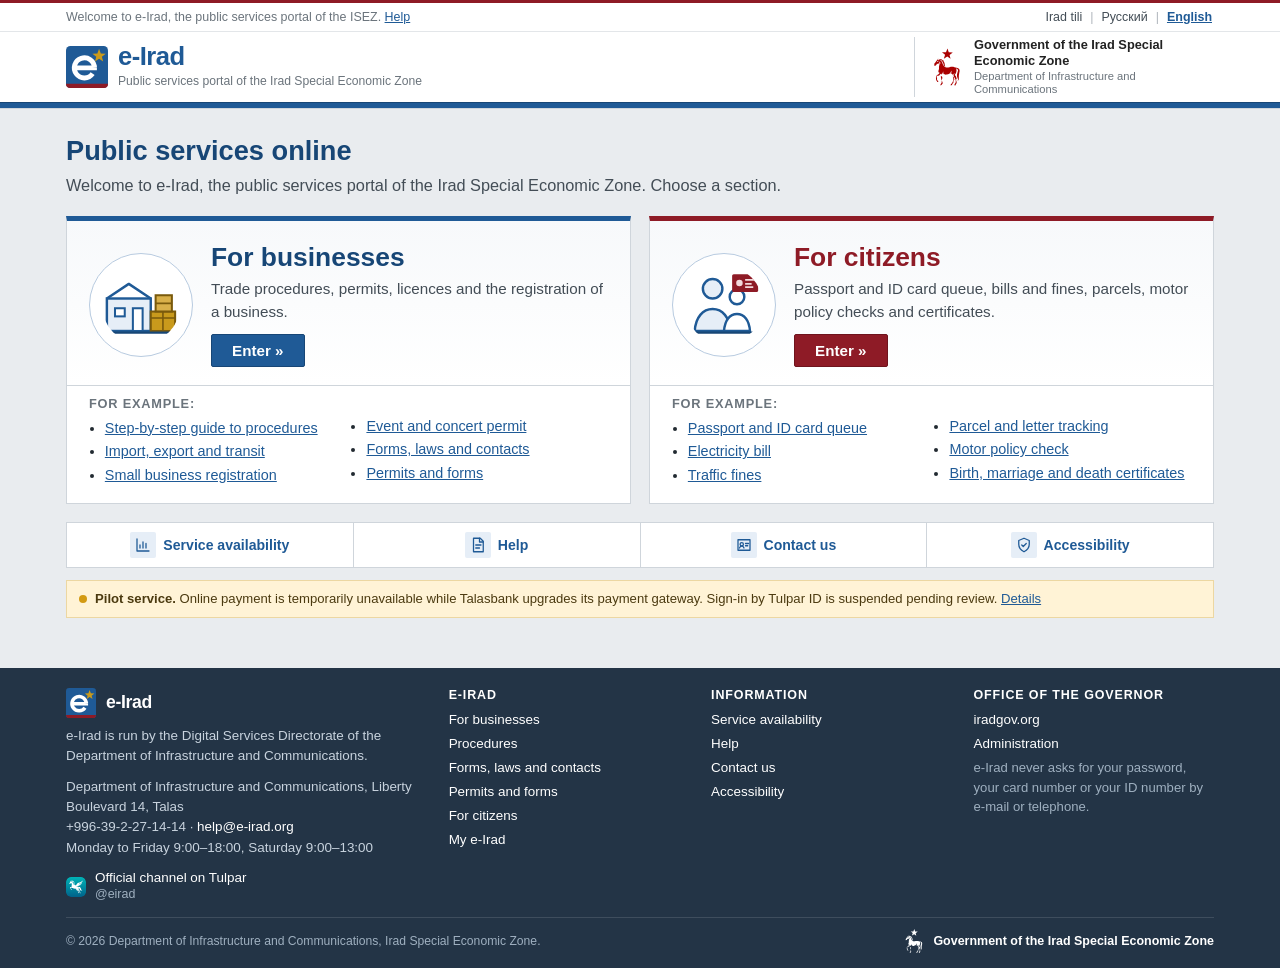
<file: index.html>
<!doctype html>
<html lang="en">
<head>
<meta charset="utf-8">
<meta name="viewport" content="width=device-width, initial-scale=1">
<title>e-Irad | Public services online</title>
<meta name="description" content="e-Irad, the public services portal of the Irad Special Economic Zone: step-by-step guide to procedures for import, export, transit, business, events and building; passport queue, permits, bills, parcel tracking and motor policy checks.">
<link rel="canonical" href="https://e-irad.org/">
<meta property="og:title" content="e-Irad | Public services online">
<meta property="og:description" content="e-Irad, the public services portal of the Irad Special Economic Zone: step-by-step guide to procedures for import, export, transit, business, events and building; passport queue, permits, bills, parcel tracking and motor policy checks.">
<meta property="og:image" content="https://e-irad.org/assets/logo-512.png">
<meta name="theme-color" content="#1f5a96">
<link rel="icon" href="/favicon.ico" sizes="any">
<link rel="icon" href="/assets/logo.svg" type="image/svg+xml">
<link rel="apple-touch-icon" href="/apple-touch-icon.png">
<link rel="manifest" href="/manifest.webmanifest">
<link rel="stylesheet" href="/assets/eirad.css">
<script>window.goatcounter=new Object();goatcounter.path=p=>location.host+p;</script>
<script data-goatcounter="https://irad.goatcounter.com/count" async src="//gc.zgo.at/count.js"></script>
<script async src="https://www.googletagmanager.com/gtag/js?id=G-QTS2XFLJD7"></script>
<script>window.dataLayer=window.dataLayer||[];function gtag(){dataLayer.push(arguments);}gtag('js',new Date());gtag('config','G-QTS2XFLJD7');</script>
</head>
<body data-page="landing">
<div id="top"></div>
<main id="main"><div id="app"><noscript><div class="wrap page"><h1>e-Irad: public services online</h1><p><a href="/business.html">For businesses</a>: step-by-step guide to procedures, permits, licences and registration. <a href="/citizens.html">For citizens</a>: passport and ID card queue, bills and fines, parcel tracking, motor policy checks and certificates. This site needs JavaScript.</p></div></noscript></div></main>
<div id="bottom"></div>
<script src="/assets/i18n.js"></script>
<script src="/assets/i18n-guide.js"></script>
<script src="/assets/services.js"></script>
<script src="/assets/guide.js"></script>
<script src="/assets/forms.js"></script>
<script src="/assets/app.js"></script>
</body>
</html>
</file>
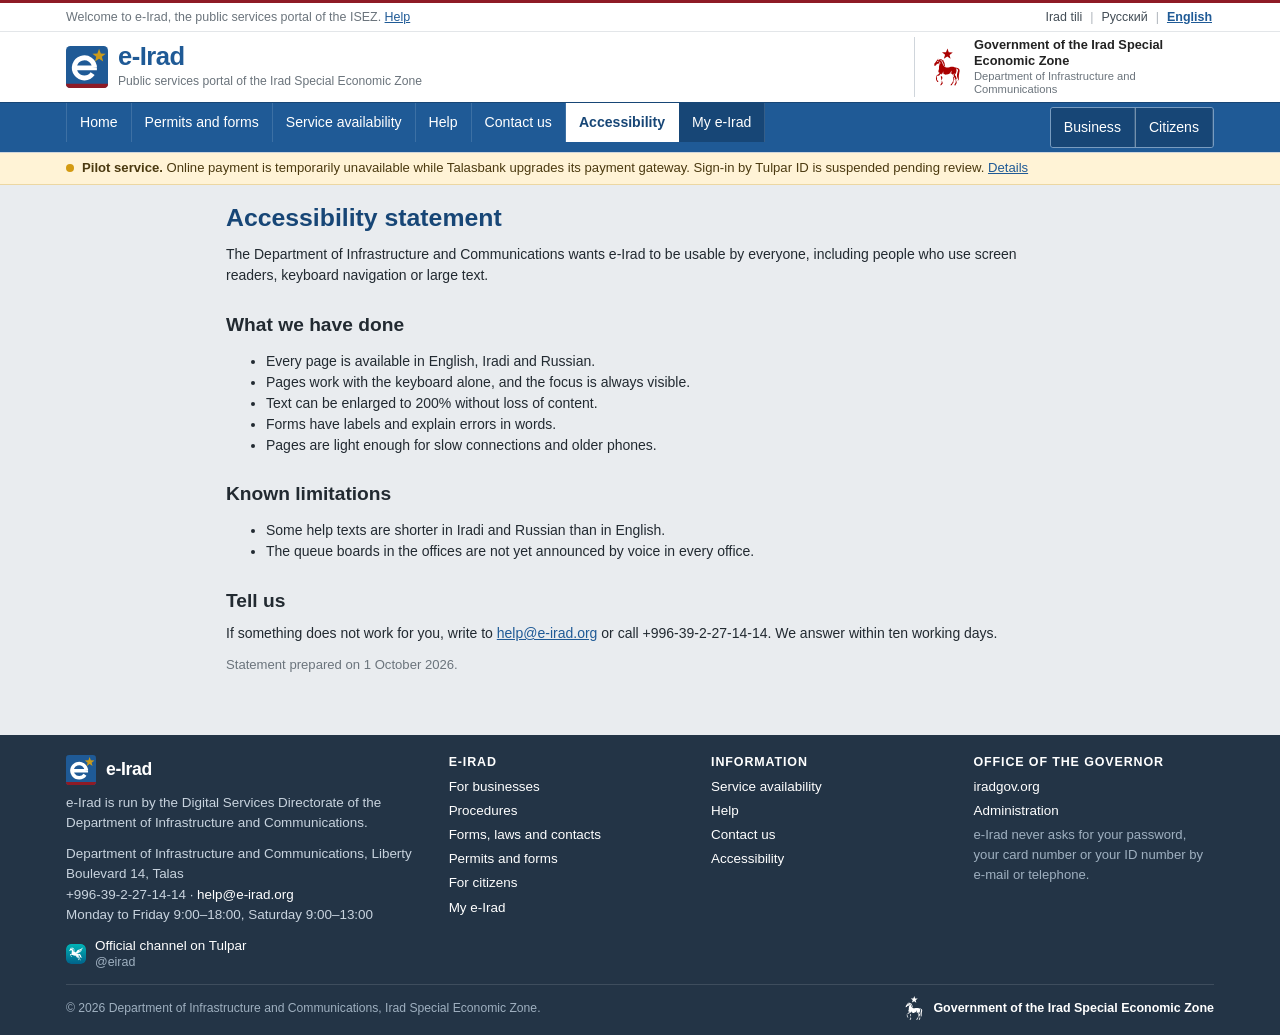
<file: accessibility.html>
<!doctype html>
<html lang="en">
<head>
<meta charset="utf-8">
<meta name="viewport" content="width=device-width, initial-scale=1">
<title>Accessibility statement | e-Irad</title>
<meta name="description" content="Accessibility statement of the e-Irad portal.">
<link rel="canonical" href="https://e-irad.org/accessibility.html">
<meta property="og:title" content="Accessibility statement | e-Irad">
<meta property="og:description" content="Accessibility statement of the e-Irad portal.">
<meta property="og:image" content="https://e-irad.org/assets/logo-512.png">
<meta name="theme-color" content="#1f5a96">
<link rel="icon" href="/favicon.ico" sizes="any">
<link rel="icon" href="/assets/logo.svg" type="image/svg+xml">
<link rel="apple-touch-icon" href="/apple-touch-icon.png">
<link rel="manifest" href="/manifest.webmanifest">
<link rel="stylesheet" href="/assets/eirad.css">
<script>window.goatcounter=new Object();goatcounter.path=p=>location.host+p;</script>
<script data-goatcounter="https://irad.goatcounter.com/count" async src="//gc.zgo.at/count.js"></script>
<script async src="https://www.googletagmanager.com/gtag/js?id=G-QTS2XFLJD7"></script>
<script>window.dataLayer=window.dataLayer||[];function gtag(){dataLayer.push(arguments);}gtag('js',new Date());gtag('config','G-QTS2XFLJD7');</script>
</head>
<body data-page="accessibility">
<div id="top"></div>
<main id="main"><div id="app"><noscript><div class="wrap page"><p>This page needs JavaScript. e-Government Service Centre: +996-39-2-27-14-14, help@e-irad.org.</p></div></noscript></div></main>
<div id="bottom"></div>
<script src="/assets/i18n.js"></script>
<script src="/assets/i18n-guide.js"></script>
<script src="/assets/services.js"></script>
<script src="/assets/guide.js"></script>
<script src="/assets/forms.js"></script>
<script src="/assets/app.js"></script>
</body>
</html>
</file>
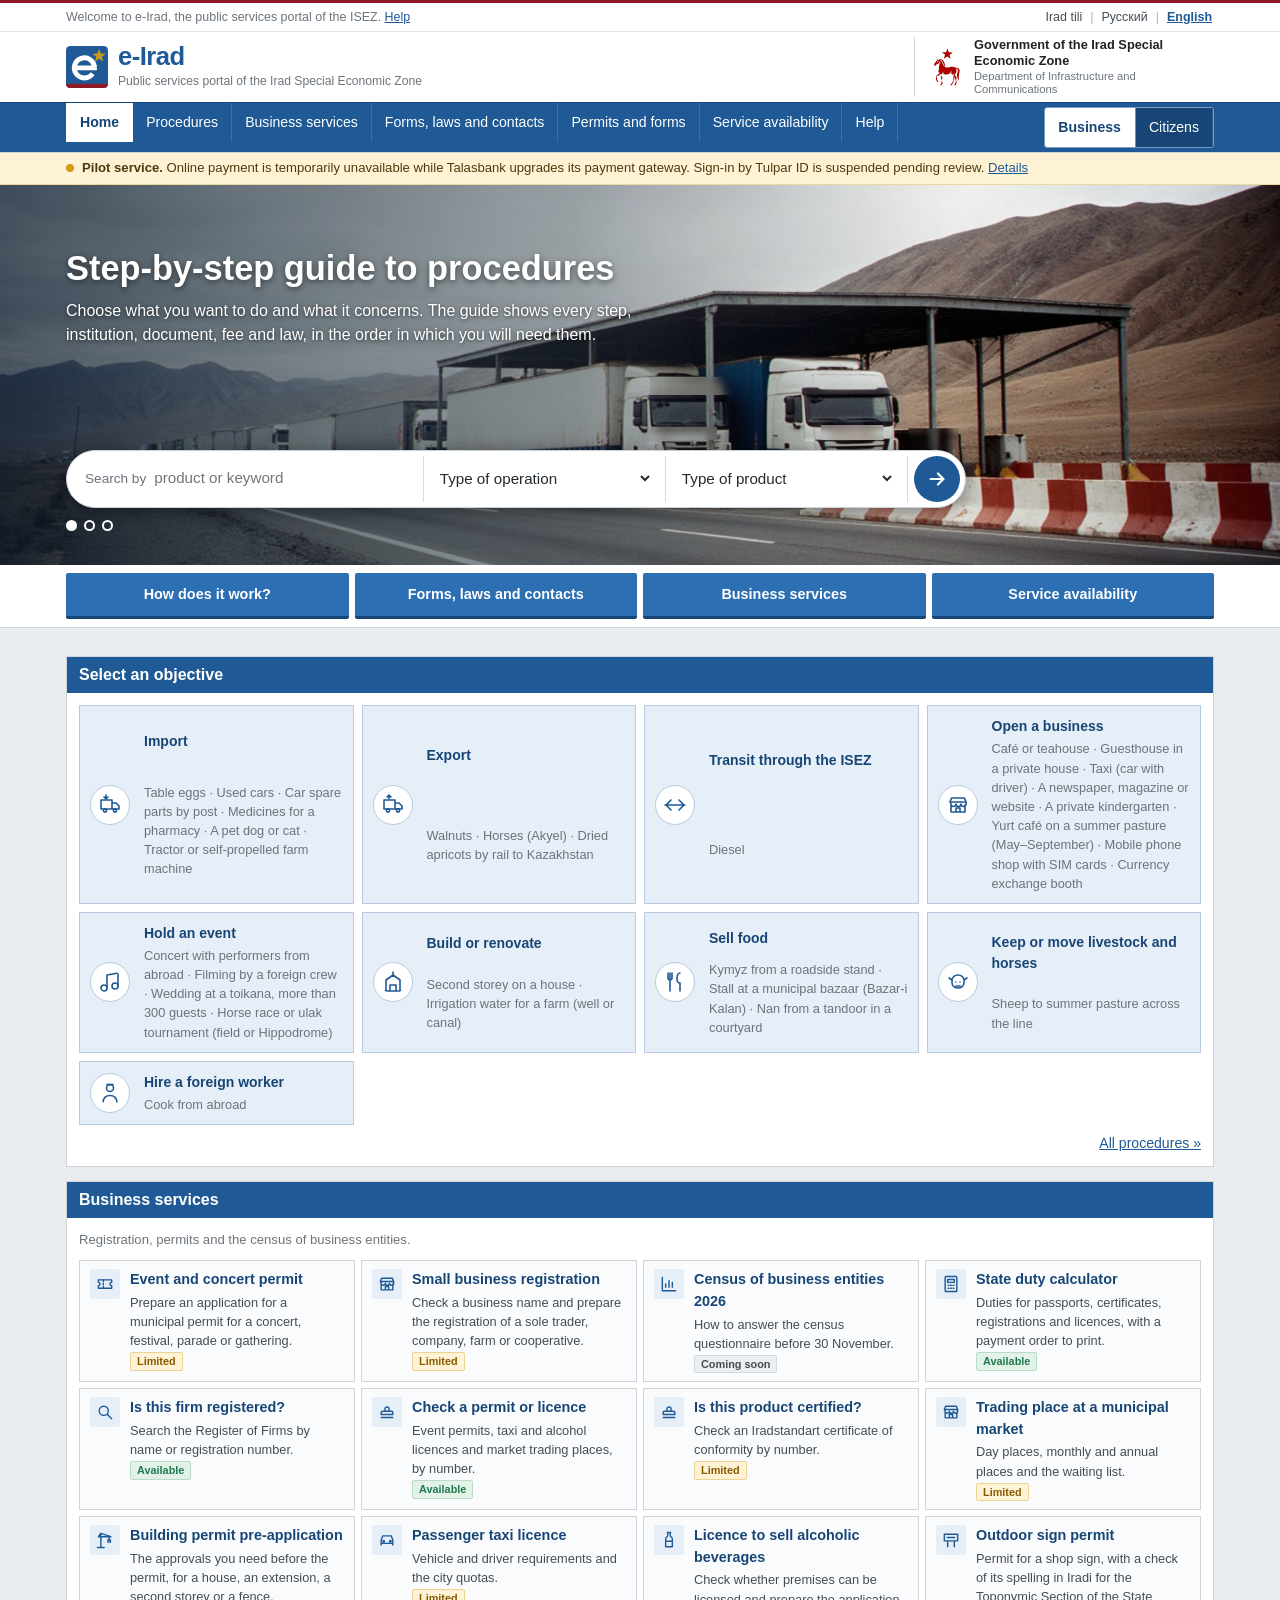
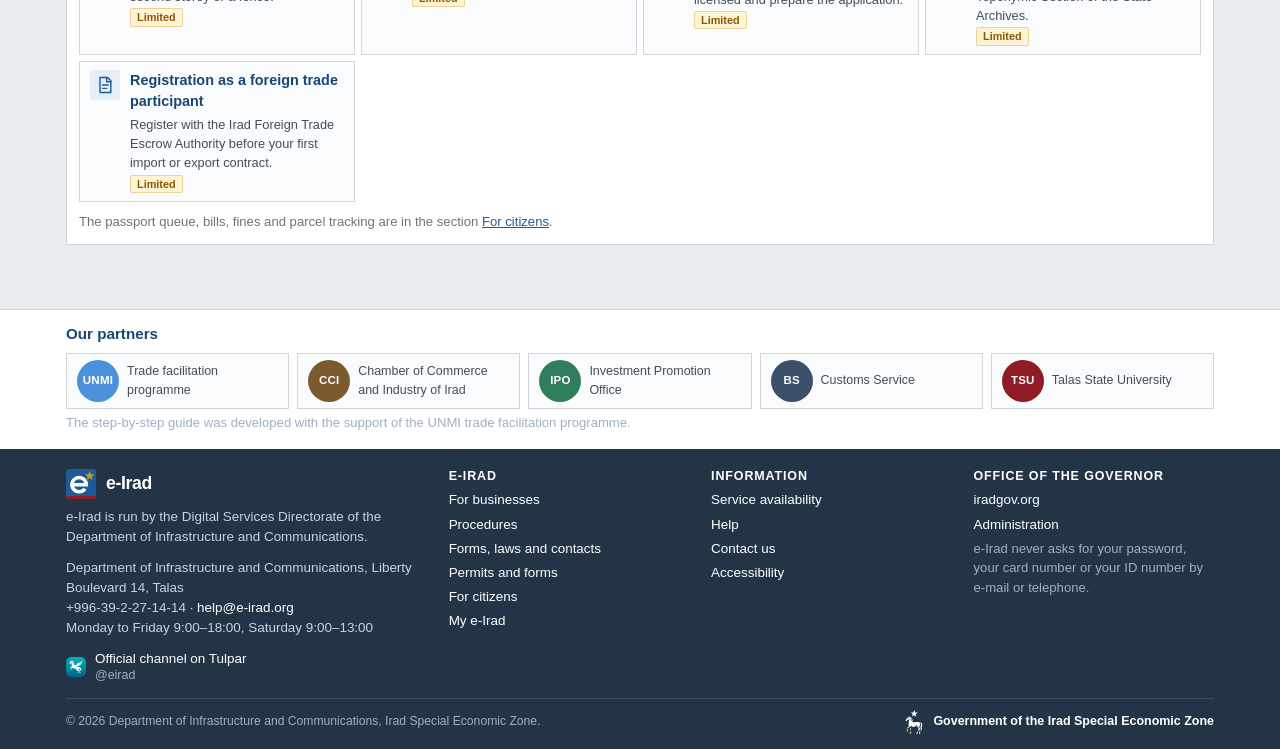
<file: business.html>
<!doctype html>
<html lang="en">
<head>
<meta charset="utf-8">
<meta name="viewport" content="width=device-width, initial-scale=1">
<title>For businesses | e-Irad</title>
<meta name="description" content="e-Irad for businesses: step-by-step guide to procedures for import, export, transit, opening a business, events, building, food, livestock and foreign workers; small business registration and event permits.">
<link rel="canonical" href="https://e-irad.org/business.html">
<meta property="og:title" content="For businesses | e-Irad">
<meta property="og:description" content="e-Irad for businesses: step-by-step guide to procedures for import, export, transit, opening a business, events, building, food, livestock and foreign workers; small business registration and event permits.">
<meta property="og:image" content="https://e-irad.org/assets/logo-512.png">
<meta name="theme-color" content="#1f5a96">
<link rel="icon" href="/favicon.ico" sizes="any">
<link rel="icon" href="/assets/logo.svg" type="image/svg+xml">
<link rel="apple-touch-icon" href="/apple-touch-icon.png">
<link rel="manifest" href="/manifest.webmanifest">
<link rel="stylesheet" href="/assets/eirad.css">
<script>window.goatcounter=new Object();goatcounter.path=p=>location.host+p;</script>
<script data-goatcounter="https://irad.goatcounter.com/count" async src="//gc.zgo.at/count.js"></script>
<script async src="https://www.googletagmanager.com/gtag/js?id=G-QTS2XFLJD7"></script>
<script>window.dataLayer=window.dataLayer||[];function gtag(){dataLayer.push(arguments);}gtag('js',new Date());gtag('config','G-QTS2XFLJD7');</script>
</head>
<body data-page="business">
<div id="top"></div>
<main id="main"><div id="app"><noscript><div class="wrap page"><h1>e-Irad for businesses</h1><p>Step-by-step guide to procedures, small business registration, event and concert permits. This site needs JavaScript. e-Government Service Centre: +996-39-2-27-14-14, help@e-irad.org.</p></div></noscript></div></main>
<div id="bottom"></div>
<script src="/assets/i18n.js"></script>
<script src="/assets/i18n-guide.js"></script>
<script src="/assets/services.js"></script>
<script src="/assets/guide.js"></script>
<script src="/assets/forms.js"></script>
<script src="/assets/app.js"></script>
</body>
</html>
</file>
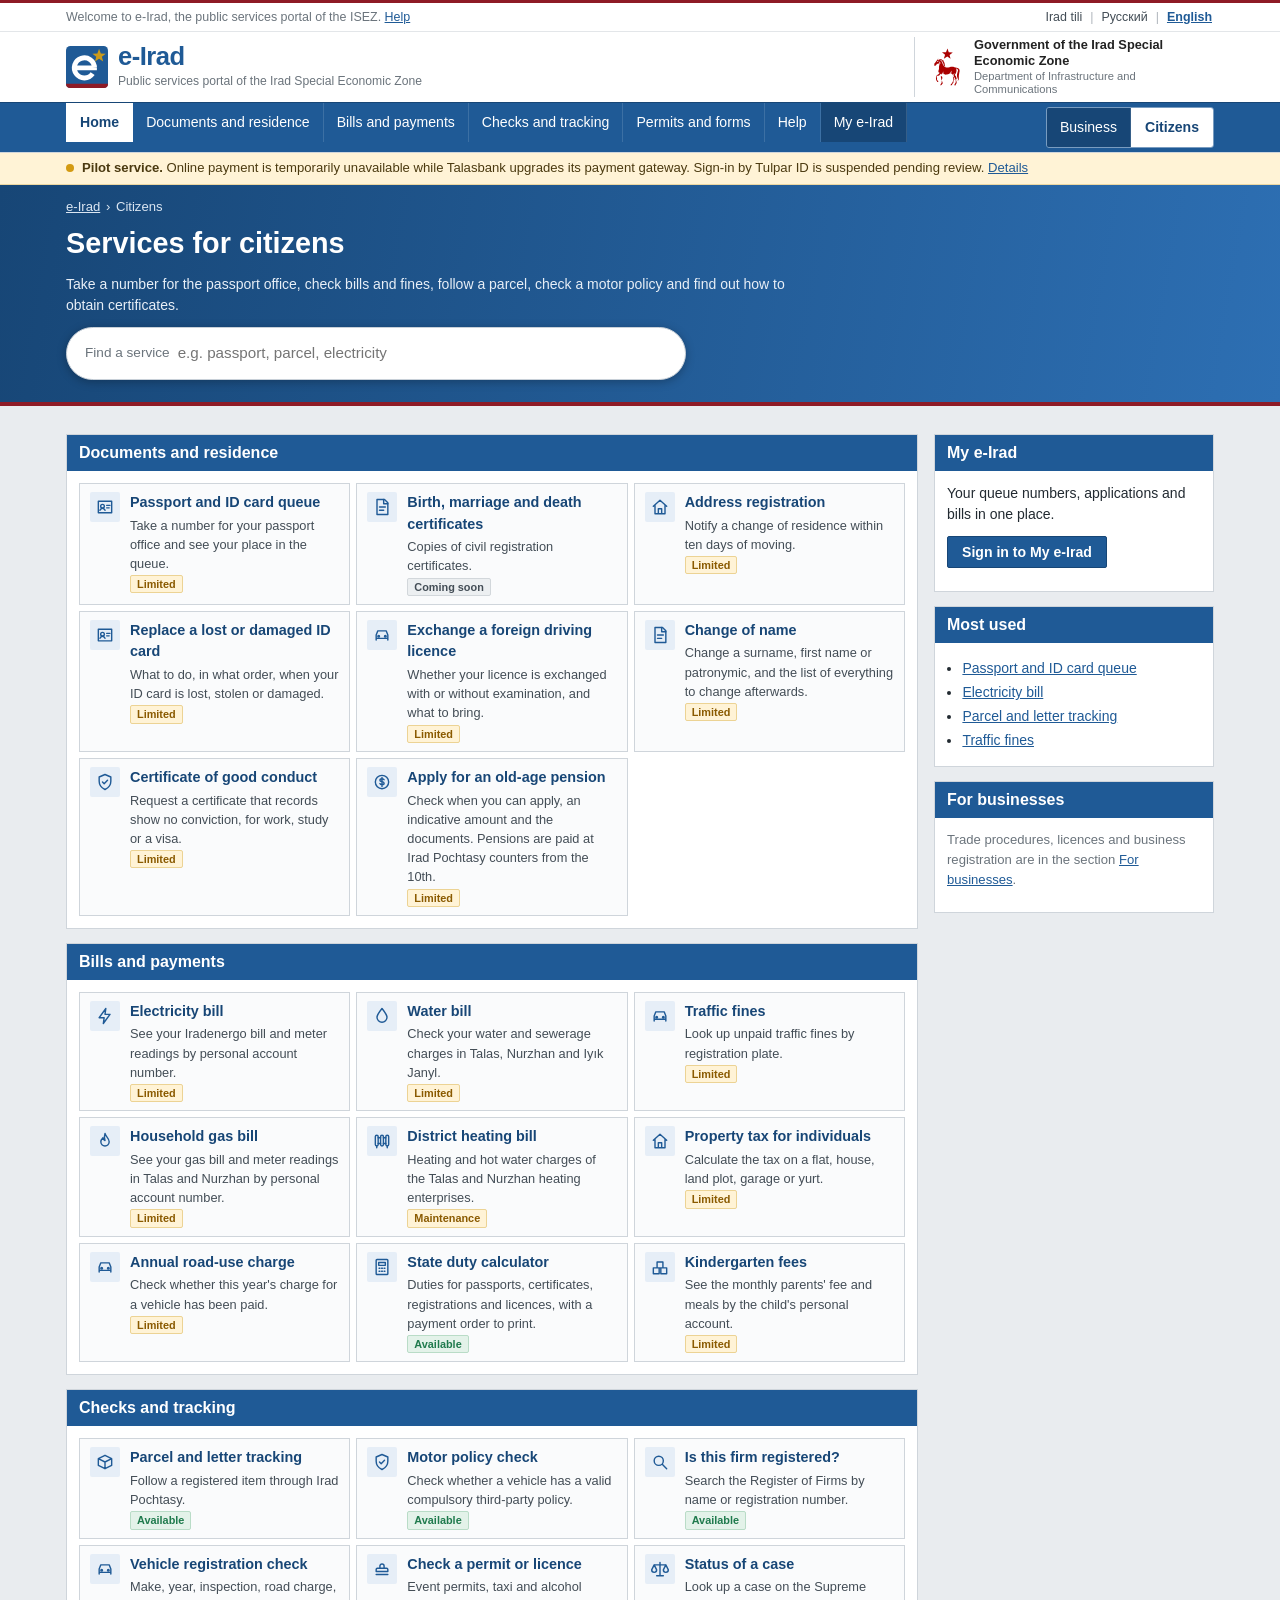
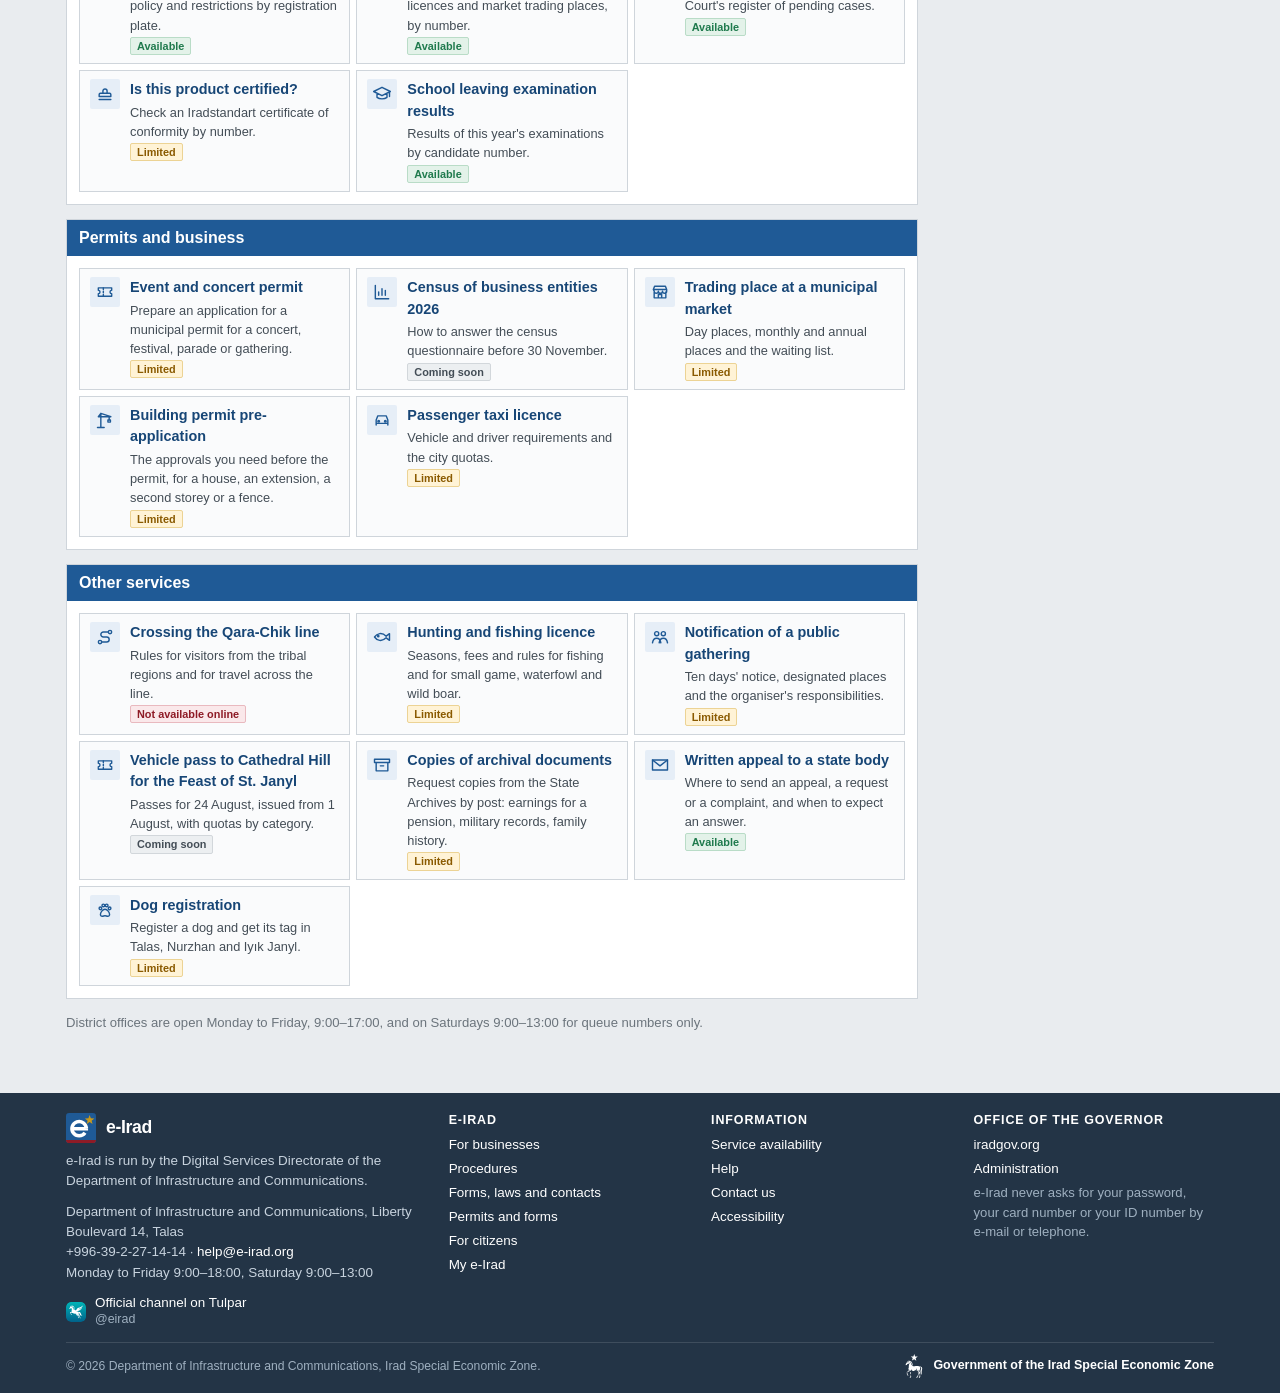
<file: citizens.html>
<!doctype html>
<html lang="en">
<head>
<meta charset="utf-8">
<meta name="viewport" content="width=device-width, initial-scale=1">
<title>For citizens | e-Irad</title>
<meta name="description" content="e-Irad for citizens: passports, ID cards, address registration, pensions and certificates; electricity, water, gas, heating and kindergarten bills, property tax and the road-use charge; checks of firms, vehicles, permits and court cases; hunting licences, dog registration, appeals and printed forms.">
<link rel="canonical" href="https://e-irad.org/citizens.html">
<meta property="og:title" content="For citizens | e-Irad">
<meta property="og:description" content="e-Irad for citizens: passports, ID cards, address registration, pensions and certificates; electricity, water, gas, heating and kindergarten bills, property tax and the road-use charge; checks of firms, vehicles, permits and court cases; hunting licences, dog registration, appeals and printed forms.">
<meta property="og:image" content="https://e-irad.org/assets/logo-512.png">
<meta name="theme-color" content="#1f5a96">
<link rel="icon" href="/favicon.ico" sizes="any">
<link rel="icon" href="/assets/logo.svg" type="image/svg+xml">
<link rel="apple-touch-icon" href="/apple-touch-icon.png">
<link rel="manifest" href="/manifest.webmanifest">
<link rel="stylesheet" href="/assets/eirad.css">
<script>window.goatcounter=new Object();goatcounter.path=p=>location.host+p;</script>
<script data-goatcounter="https://irad.goatcounter.com/count" async src="//gc.zgo.at/count.js"></script>
<script async src="https://www.googletagmanager.com/gtag/js?id=G-QTS2XFLJD7"></script>
<script>window.dataLayer=window.dataLayer||[];function gtag(){dataLayer.push(arguments);}gtag('js',new Date());gtag('config','G-QTS2XFLJD7');</script>
</head>
<body data-page="citizens">
<div id="top"></div>
<main id="main"><div id="app"><noscript><div class="wrap page"><h1>e-Irad for citizens</h1><p>Passport and ID card queue, bills and fines, parcel tracking, motor policy checks, certificates. This site needs JavaScript. e-Government Service Centre: +996-39-2-27-14-14, help@e-irad.org.</p></div></noscript></div></main>
<div id="bottom"></div>
<script src="/assets/i18n.js"></script>
<script src="/assets/i18n-guide.js"></script>
<script src="/assets/services.js"></script>
<script src="/assets/guide.js"></script>
<script src="/assets/forms.js"></script>
<script src="/assets/app.js"></script>
</body>
</html>
</file>
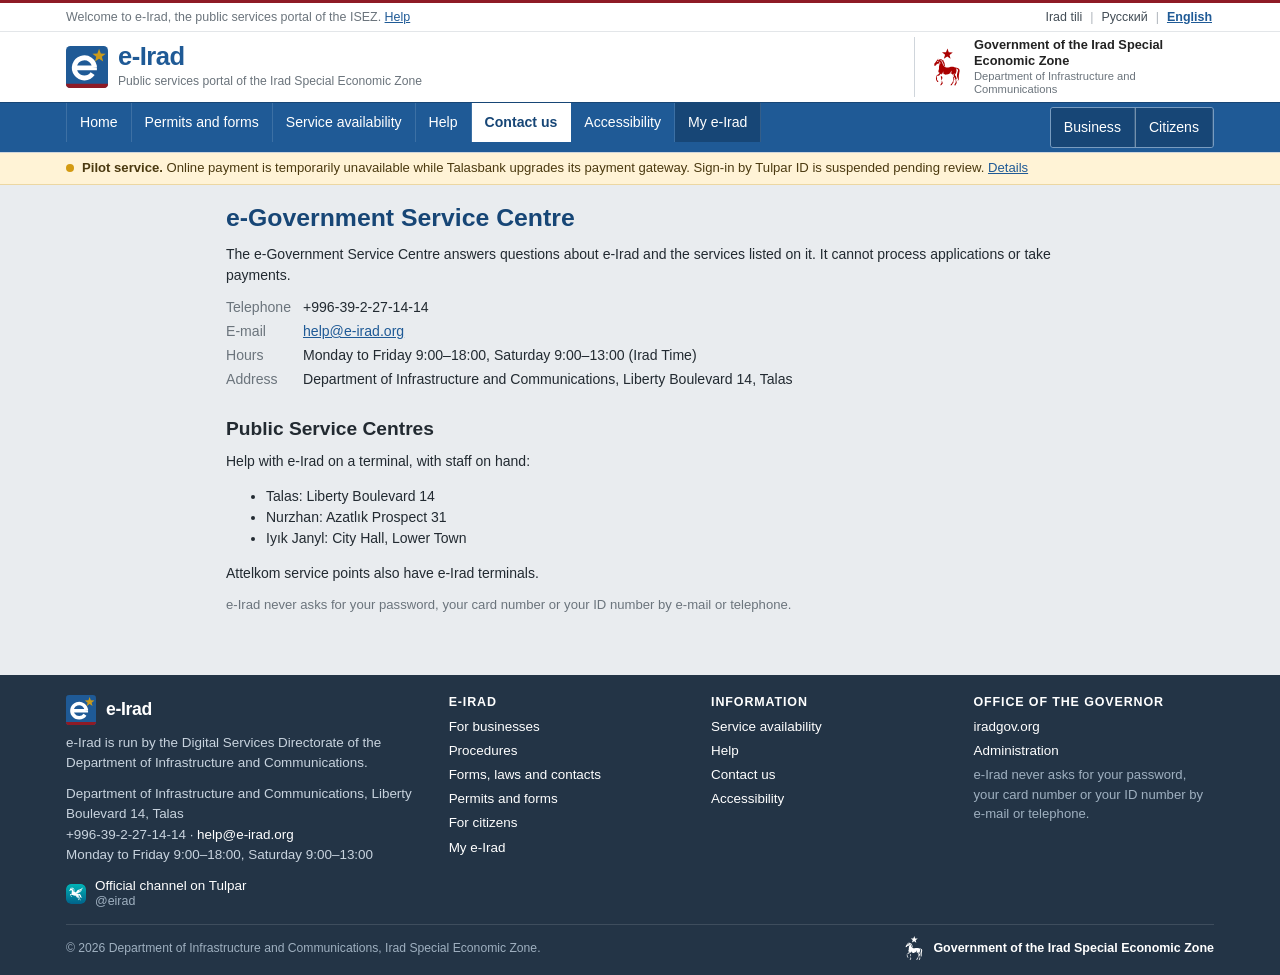
<file: contact.html>
<!doctype html>
<html lang="en">
<head>
<meta charset="utf-8">
<meta name="viewport" content="width=device-width, initial-scale=1">
<title>e-Government Service Centre | e-Irad</title>
<meta name="description" content="Contact the e-Government Service Centre of the Irad Special Economic Zone.">
<link rel="canonical" href="https://e-irad.org/contact.html">
<meta property="og:title" content="e-Government Service Centre | e-Irad">
<meta property="og:description" content="Contact the e-Government Service Centre of the Irad Special Economic Zone.">
<meta property="og:image" content="https://e-irad.org/assets/logo-512.png">
<meta name="theme-color" content="#1f5a96">
<link rel="icon" href="/favicon.ico" sizes="any">
<link rel="icon" href="/assets/logo.svg" type="image/svg+xml">
<link rel="apple-touch-icon" href="/apple-touch-icon.png">
<link rel="manifest" href="/manifest.webmanifest">
<link rel="stylesheet" href="/assets/eirad.css">
<script>window.goatcounter=new Object();goatcounter.path=p=>location.host+p;</script>
<script data-goatcounter="https://irad.goatcounter.com/count" async src="//gc.zgo.at/count.js"></script>
<script async src="https://www.googletagmanager.com/gtag/js?id=G-QTS2XFLJD7"></script>
<script>window.dataLayer=window.dataLayer||[];function gtag(){dataLayer.push(arguments);}gtag('js',new Date());gtag('config','G-QTS2XFLJD7');</script>
</head>
<body data-page="contact">
<div id="top"></div>
<main id="main"><div id="app"><noscript><div class="wrap page"><p>This page needs JavaScript. e-Government Service Centre: +996-39-2-27-14-14, help@e-irad.org.</p></div></noscript></div></main>
<div id="bottom"></div>
<script src="/assets/i18n.js"></script>
<script src="/assets/i18n-guide.js"></script>
<script src="/assets/services.js"></script>
<script src="/assets/guide.js"></script>
<script src="/assets/forms.js"></script>
<script src="/assets/app.js"></script>
</body>
</html>
</file>
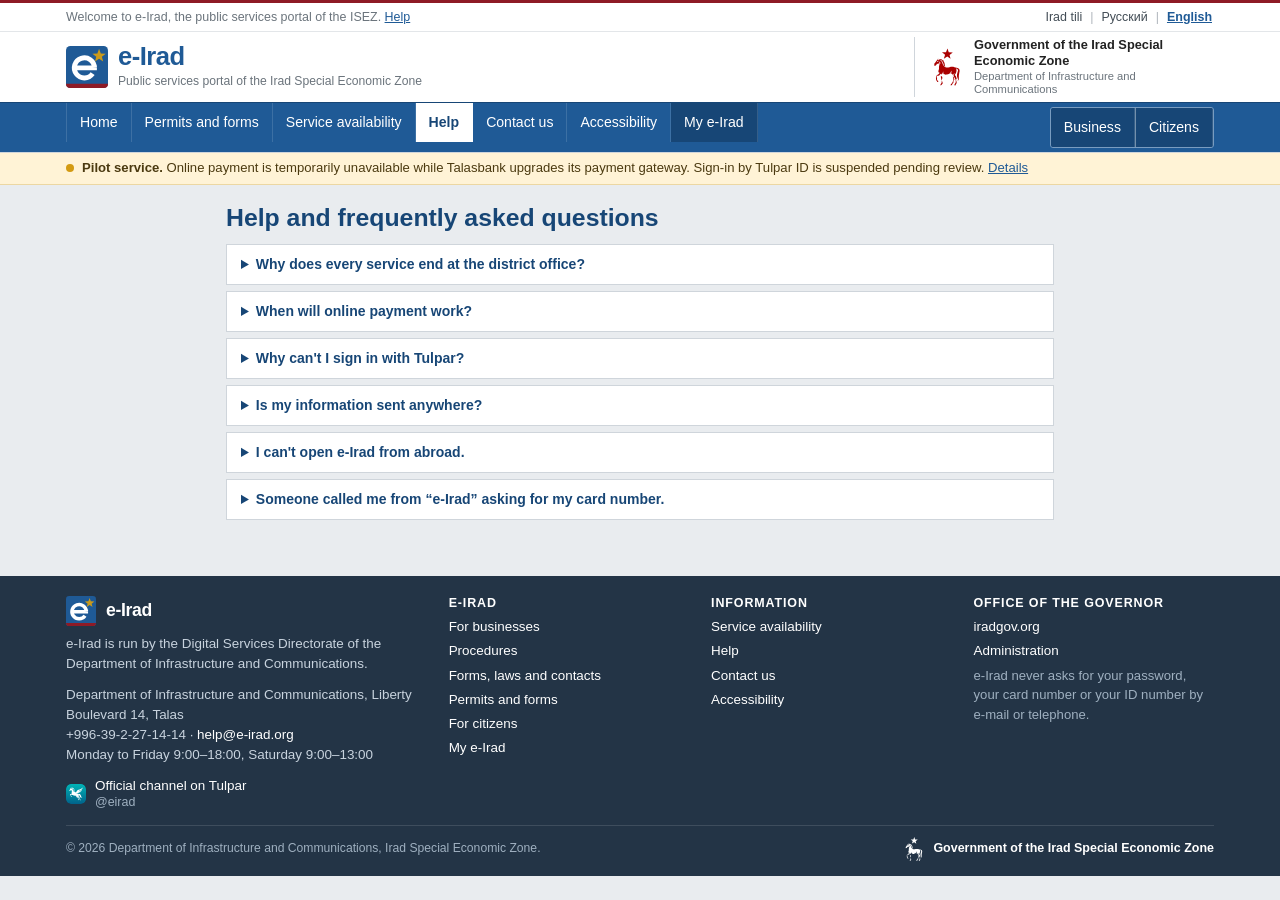
<file: faq.html>
<!doctype html>
<html lang="en">
<head>
<meta charset="utf-8">
<meta name="viewport" content="width=device-width, initial-scale=1">
<title>Help | e-Irad</title>
<meta name="description" content="Help and frequently asked questions about e-Irad.">
<link rel="canonical" href="https://e-irad.org/faq.html">
<meta property="og:title" content="Help | e-Irad">
<meta property="og:description" content="Help and frequently asked questions about e-Irad.">
<meta property="og:image" content="https://e-irad.org/assets/logo-512.png">
<meta name="theme-color" content="#1f5a96">
<link rel="icon" href="/favicon.ico" sizes="any">
<link rel="icon" href="/assets/logo.svg" type="image/svg+xml">
<link rel="apple-touch-icon" href="/apple-touch-icon.png">
<link rel="manifest" href="/manifest.webmanifest">
<link rel="stylesheet" href="/assets/eirad.css">
<script>window.goatcounter=new Object();goatcounter.path=p=>location.host+p;</script>
<script data-goatcounter="https://irad.goatcounter.com/count" async src="//gc.zgo.at/count.js"></script>
<script async src="https://www.googletagmanager.com/gtag/js?id=G-QTS2XFLJD7"></script>
<script>window.dataLayer=window.dataLayer||[];function gtag(){dataLayer.push(arguments);}gtag('js',new Date());gtag('config','G-QTS2XFLJD7');</script>
</head>
<body data-page="faq">
<div id="top"></div>
<main id="main"><div id="app"><noscript><div class="wrap page"><p>This page needs JavaScript. e-Government Service Centre: +996-39-2-27-14-14, help@e-irad.org.</p></div></noscript></div></main>
<div id="bottom"></div>
<script src="/assets/i18n.js"></script>
<script src="/assets/i18n-guide.js"></script>
<script src="/assets/services.js"></script>
<script src="/assets/guide.js"></script>
<script src="/assets/forms.js"></script>
<script src="/assets/app.js"></script>
</body>
</html>
</file>
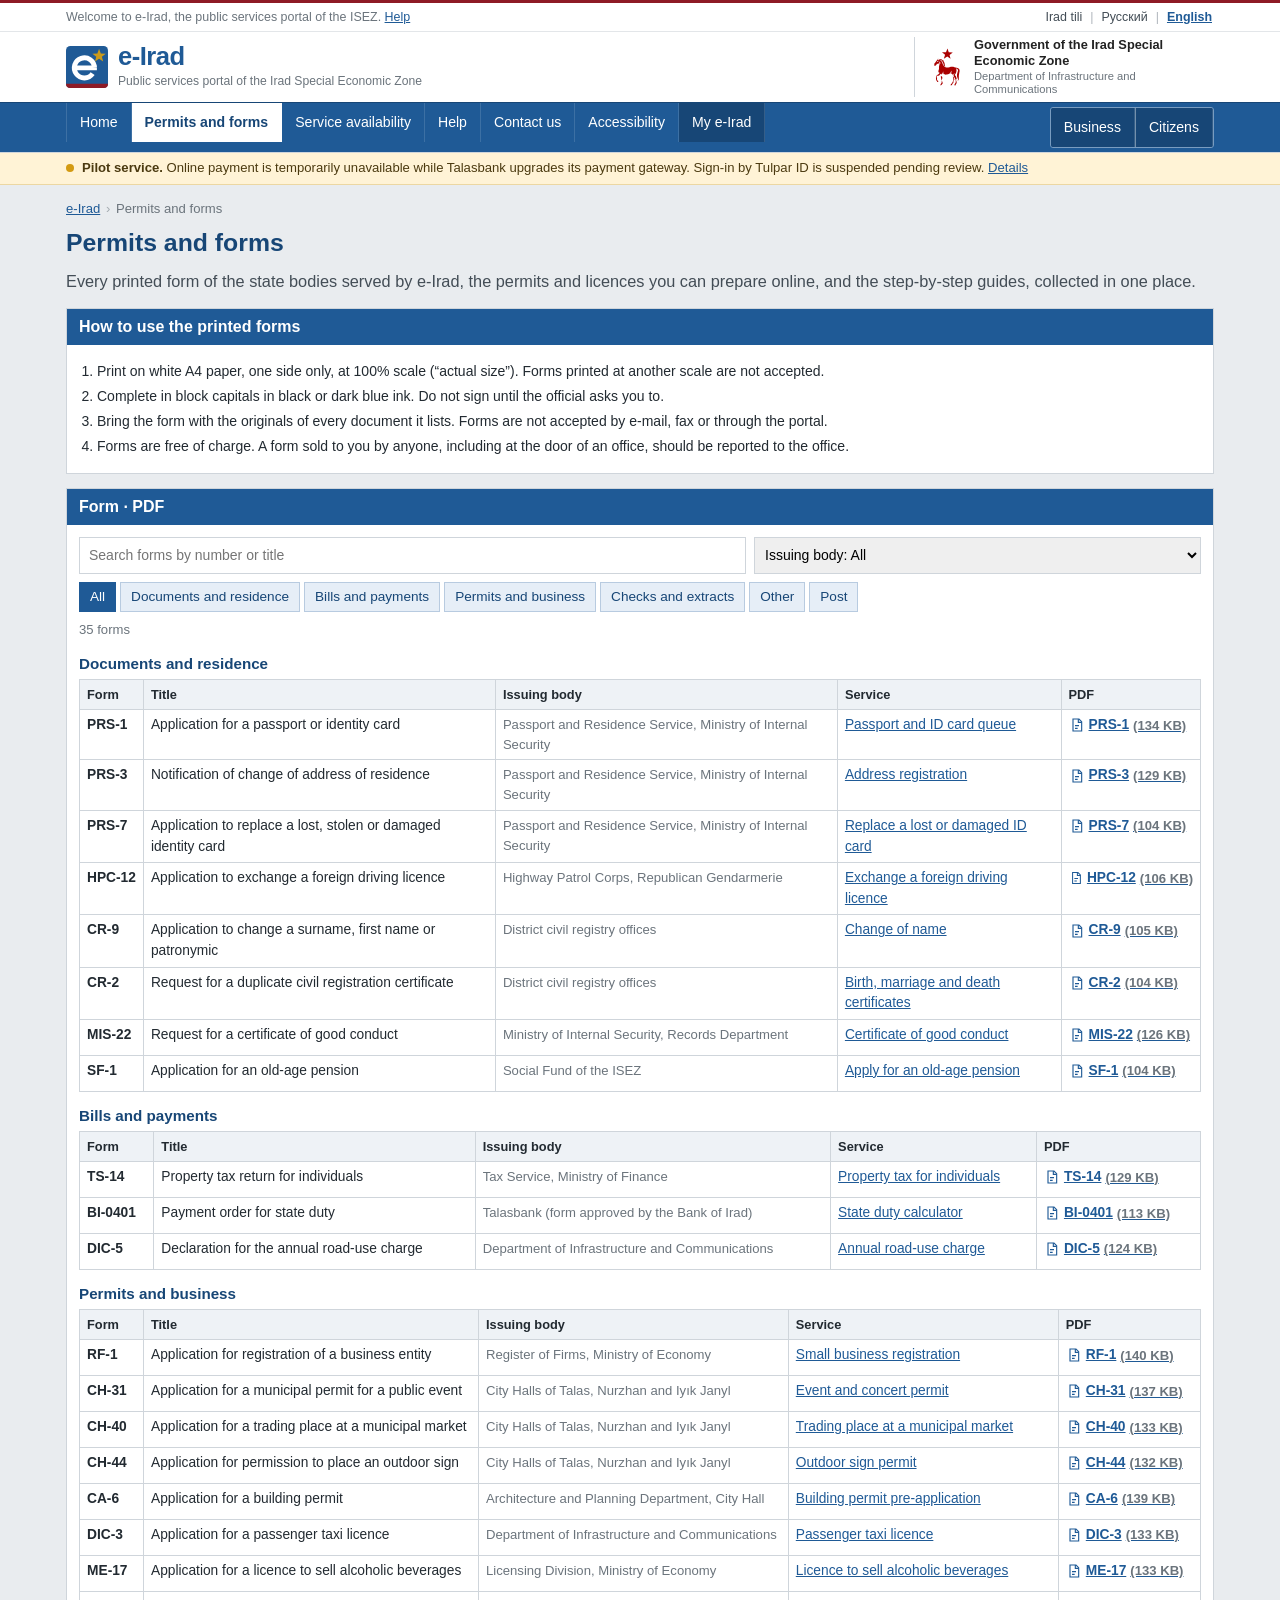
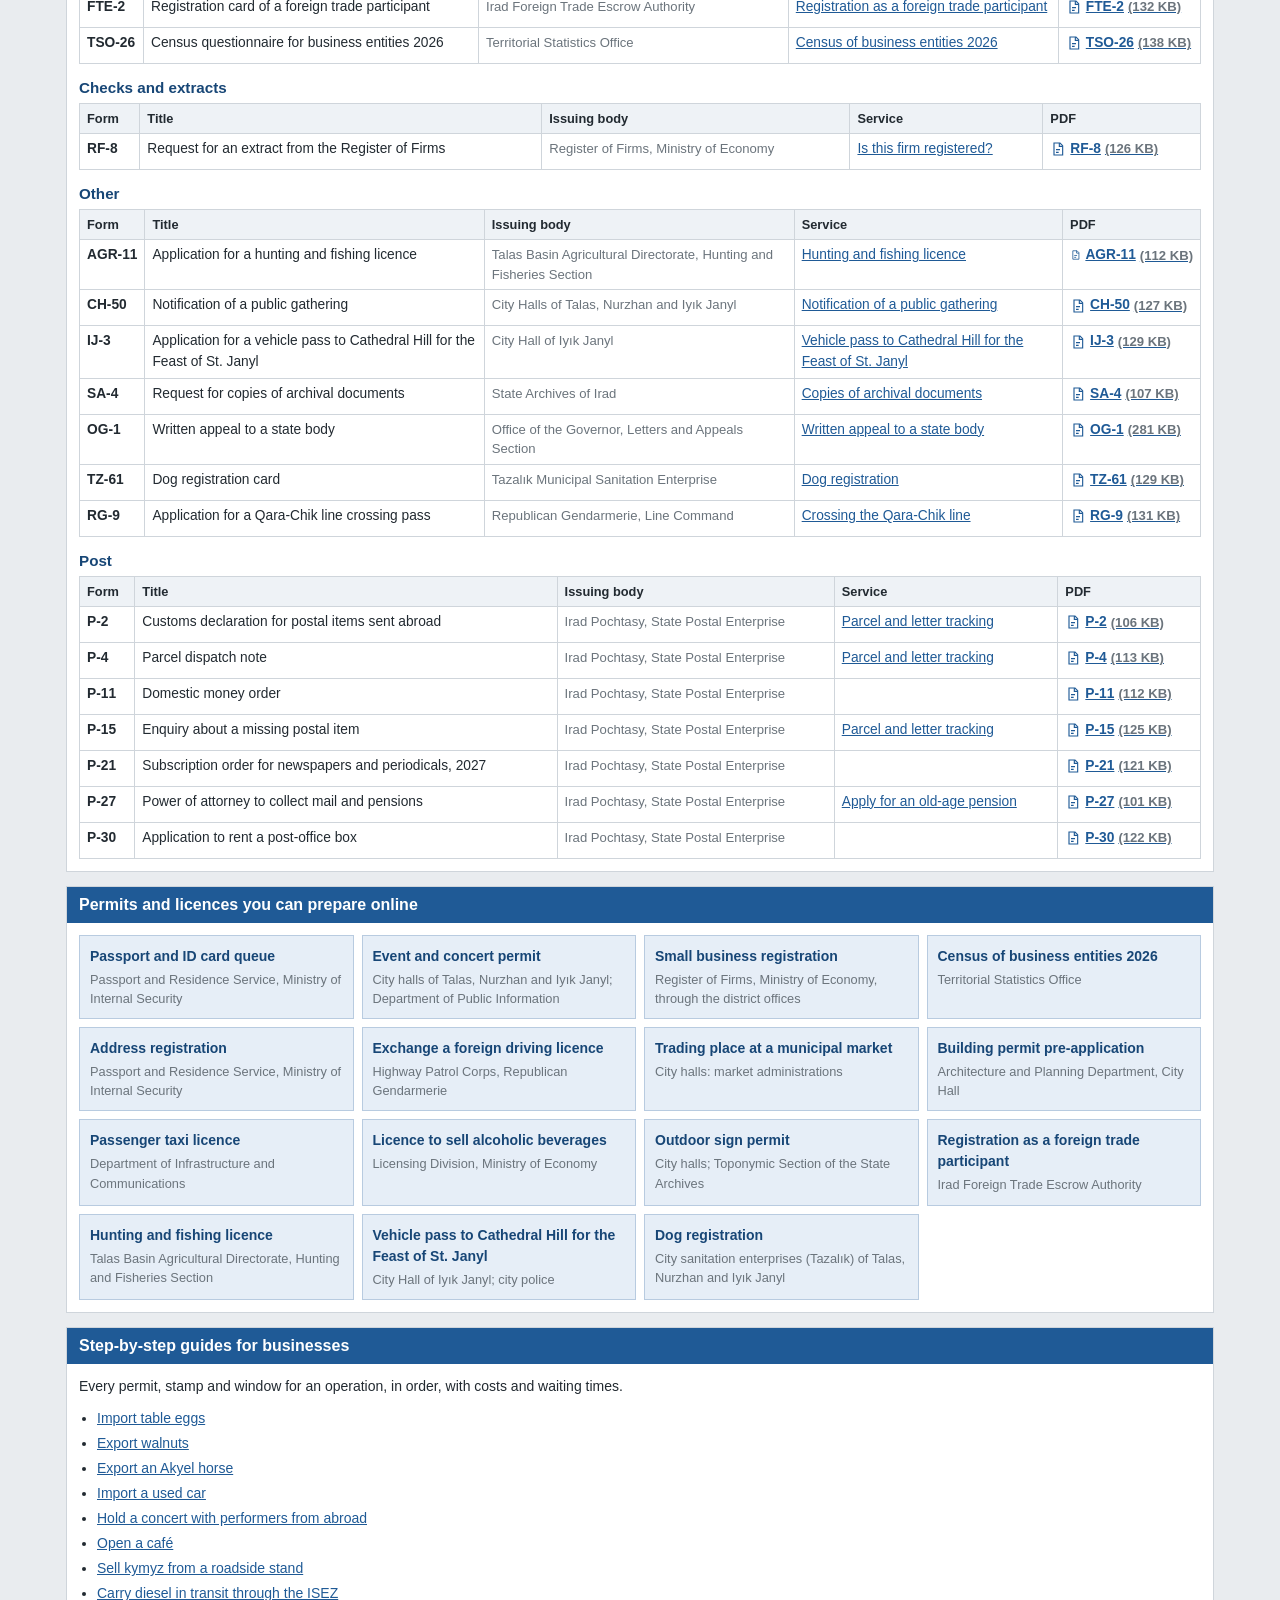
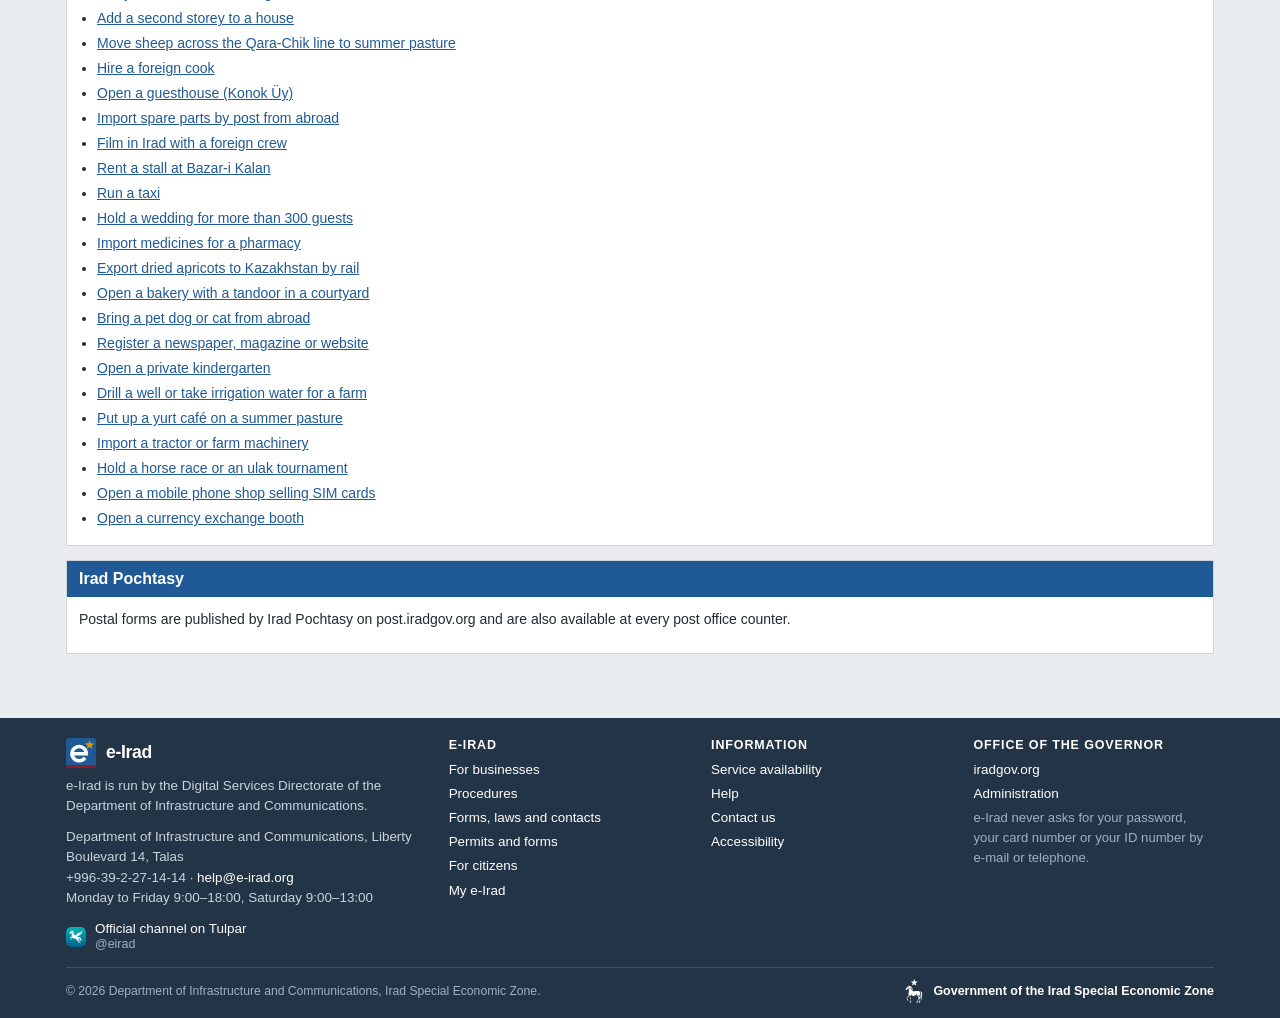
<file: forms.html>
<!doctype html>
<html lang="en">
<head>
<meta charset="utf-8">
<meta name="viewport" content="width=device-width, initial-scale=1">
<title>Permits and forms | e-Irad</title>
<meta name="description" content="Every printed form of the ISEZ state bodies, the permits and licences you can prepare online and the step-by-step guides, in one place.">
<link rel="canonical" href="https://e-irad.org/forms.html">
<meta property="og:title" content="Permits and forms | e-Irad">
<meta property="og:description" content="Every printed form of the ISEZ state bodies, the permits and licences you can prepare online and the step-by-step guides, in one place.">
<meta property="og:image" content="https://e-irad.org/assets/logo-512.png">
<meta name="theme-color" content="#1f5a96">
<link rel="icon" href="/favicon.ico" sizes="any">
<link rel="icon" href="/assets/logo.svg" type="image/svg+xml">
<link rel="apple-touch-icon" href="/apple-touch-icon.png">
<link rel="manifest" href="/manifest.webmanifest">
<link rel="stylesheet" href="/assets/eirad.css">
<script>window.goatcounter=new Object();goatcounter.path=p=>location.host+p;</script>
<script data-goatcounter="https://irad.goatcounter.com/count" async src="//gc.zgo.at/count.js"></script>
<script async src="https://www.googletagmanager.com/gtag/js?id=G-QTS2XFLJD7"></script>
<script>window.dataLayer=window.dataLayer||[];function gtag(){dataLayer.push(arguments);}gtag('js',new Date());gtag('config','G-QTS2XFLJD7');</script>
</head>
<body data-page="forms">
<div id="top"></div>
<main id="main"><div id="app"><noscript><div class="wrap page"><p>This page needs JavaScript. e-Government Service Centre: +996-39-2-27-14-14, help@e-irad.org.</p></div></noscript></div></main>
<div id="bottom"></div>
<script src="/assets/i18n.js"></script>
<script src="/assets/i18n-guide.js"></script>
<script src="/assets/services.js"></script>
<script src="/assets/forms.js"></script>
<script src="/assets/formspage.js"></script>
<script src="/assets/guide.js"></script>
<script src="/assets/app.js"></script>
</body>
</html>
</file>
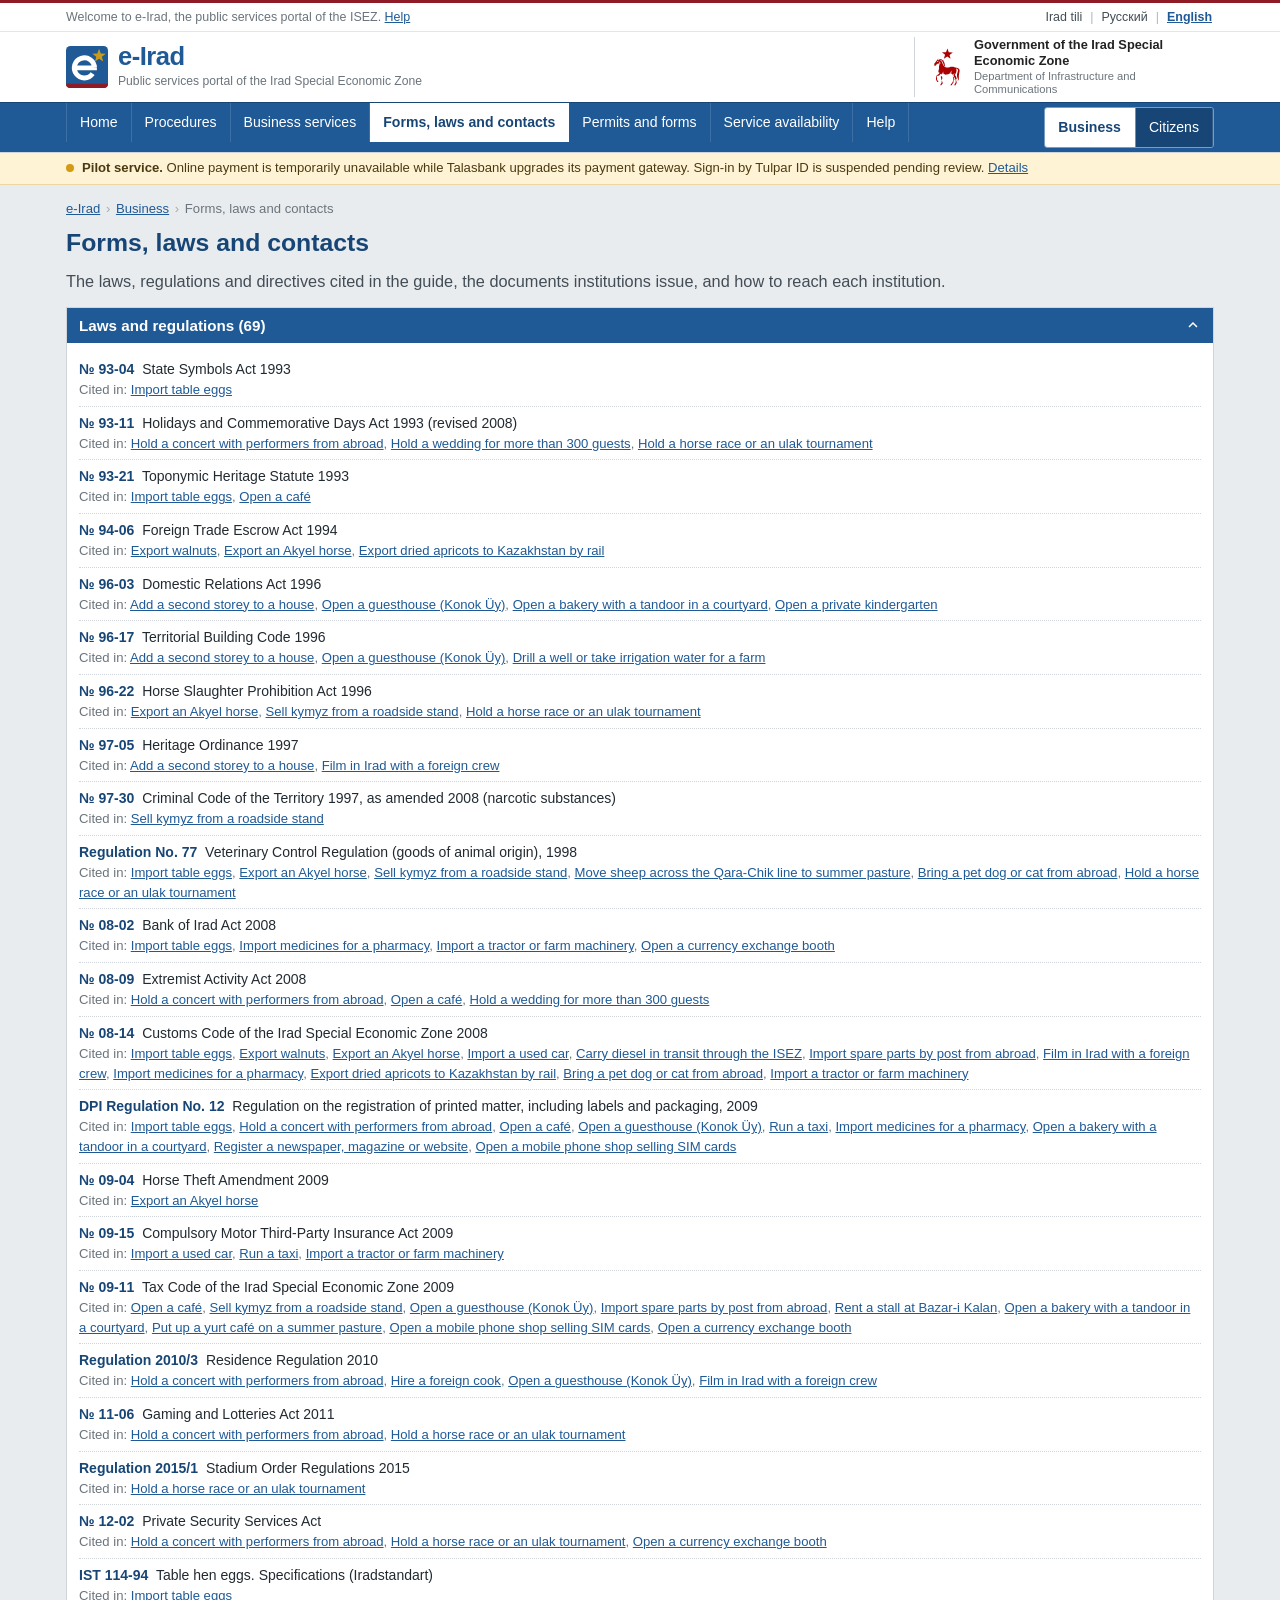
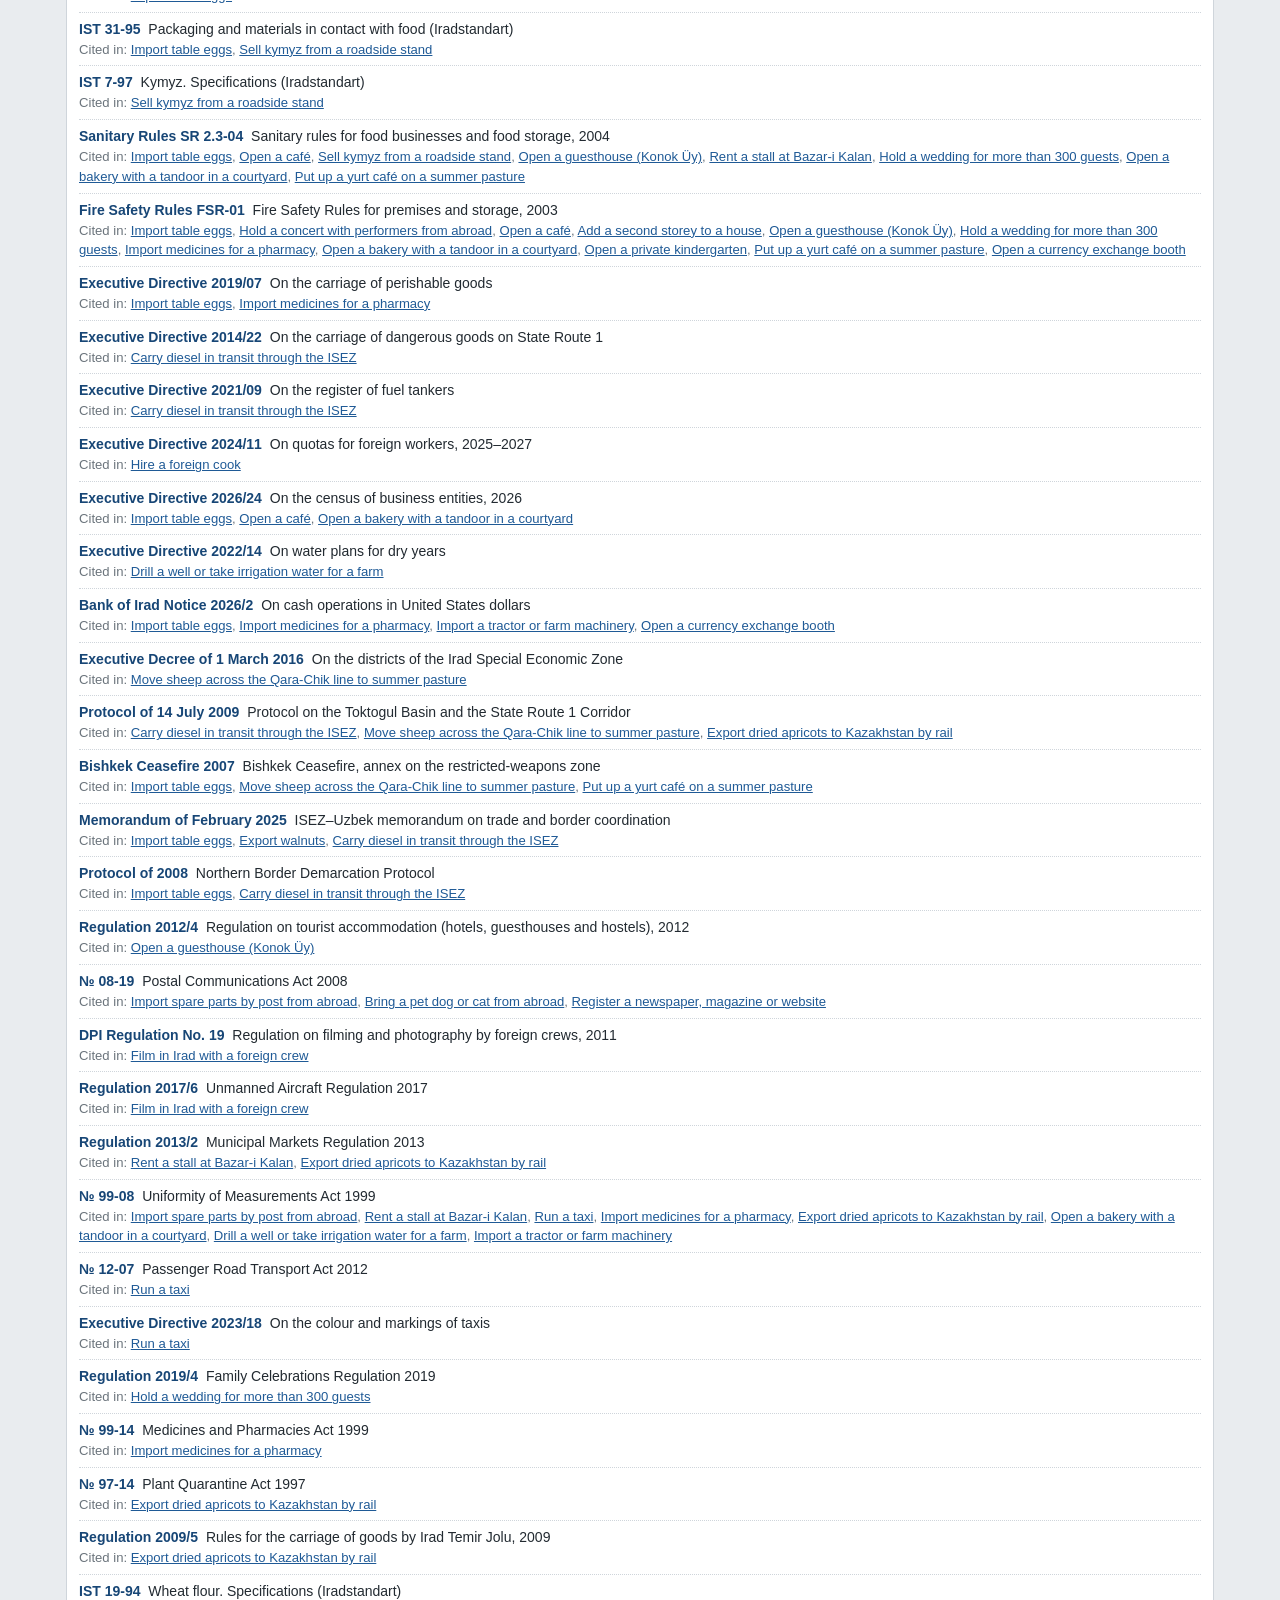
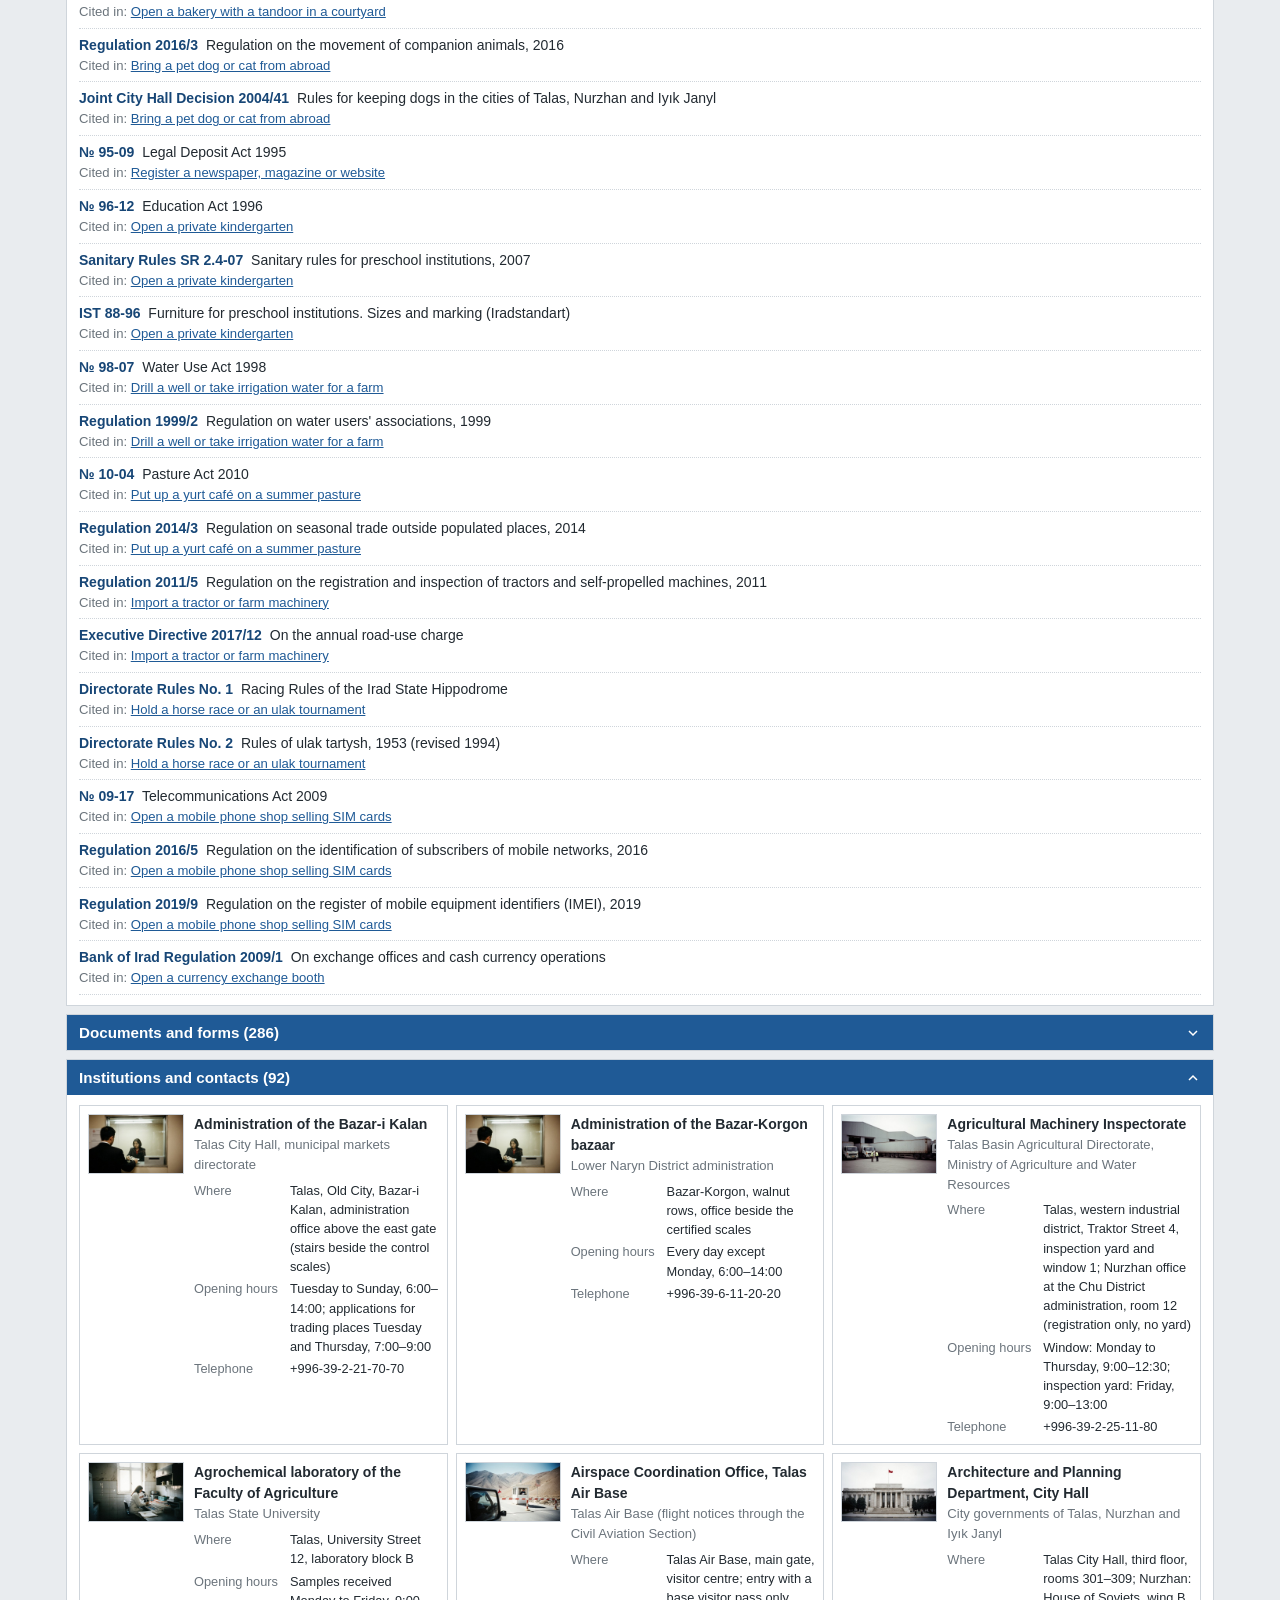
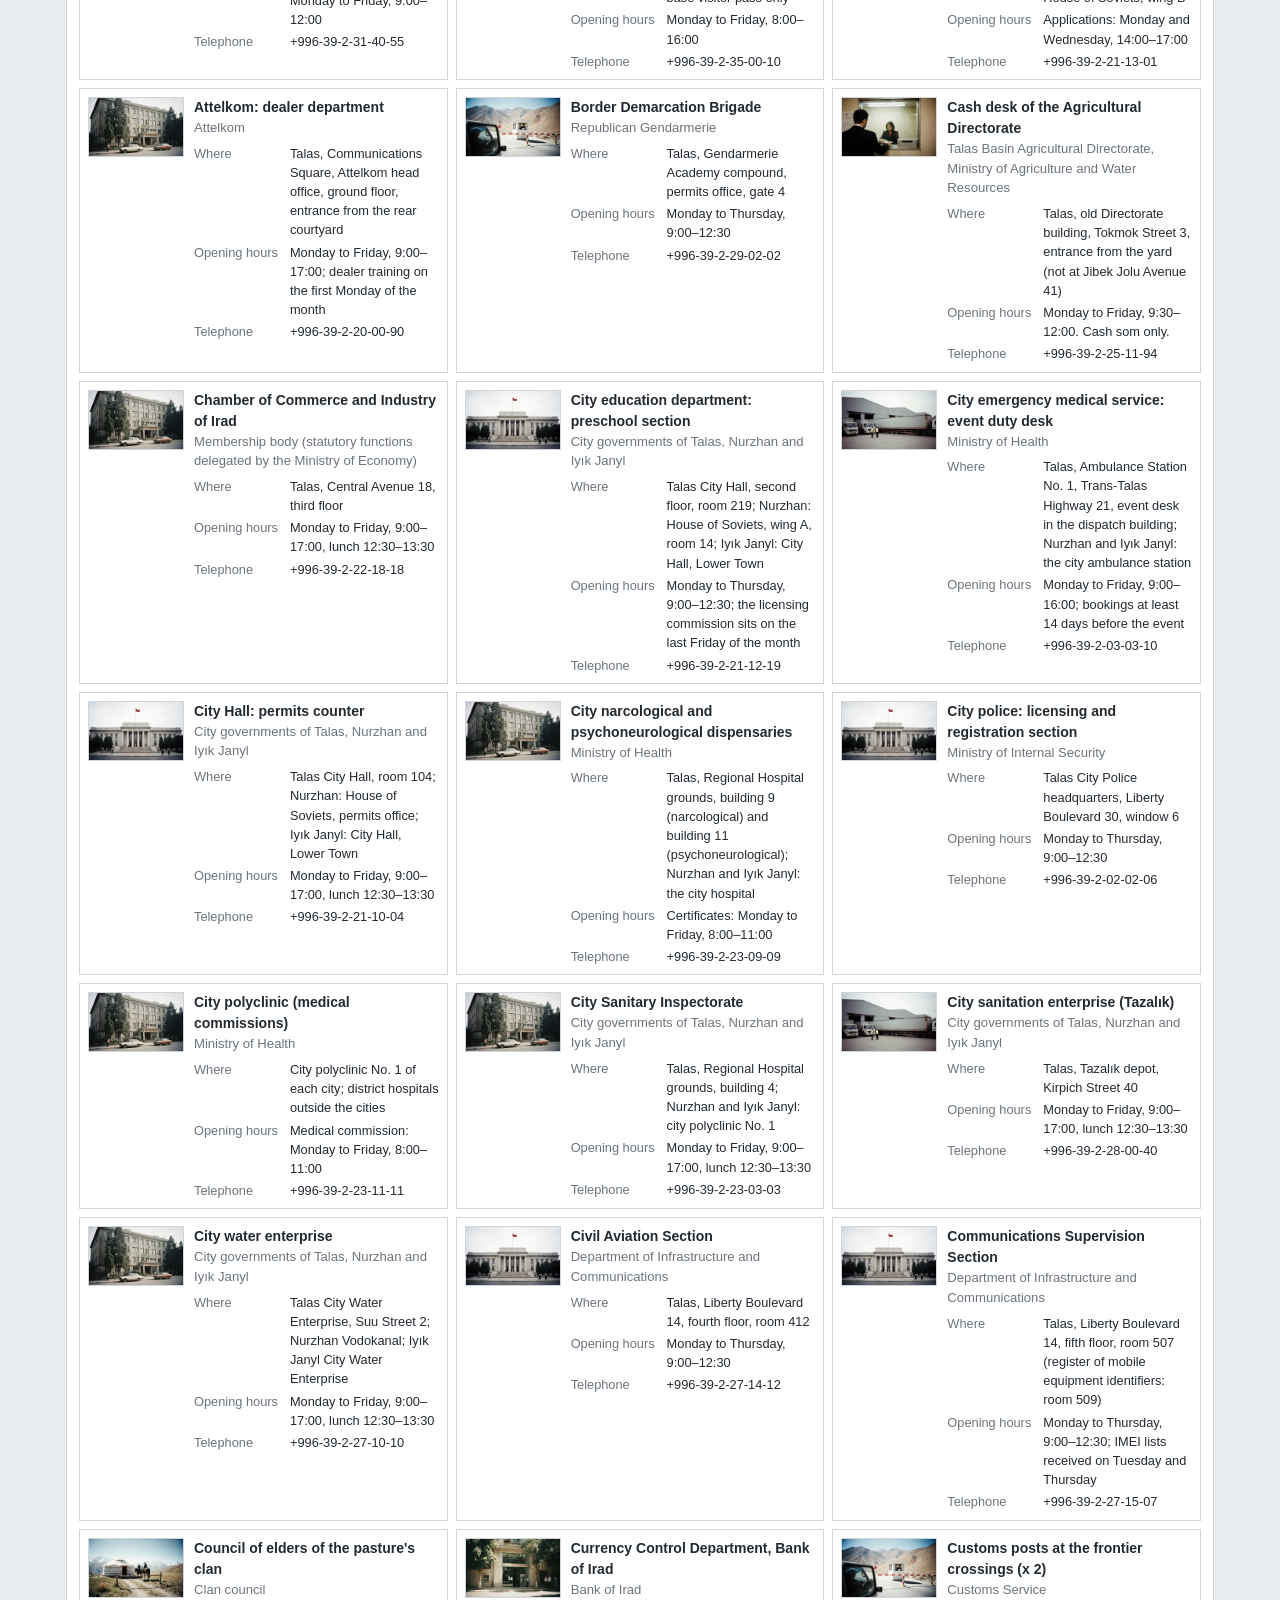
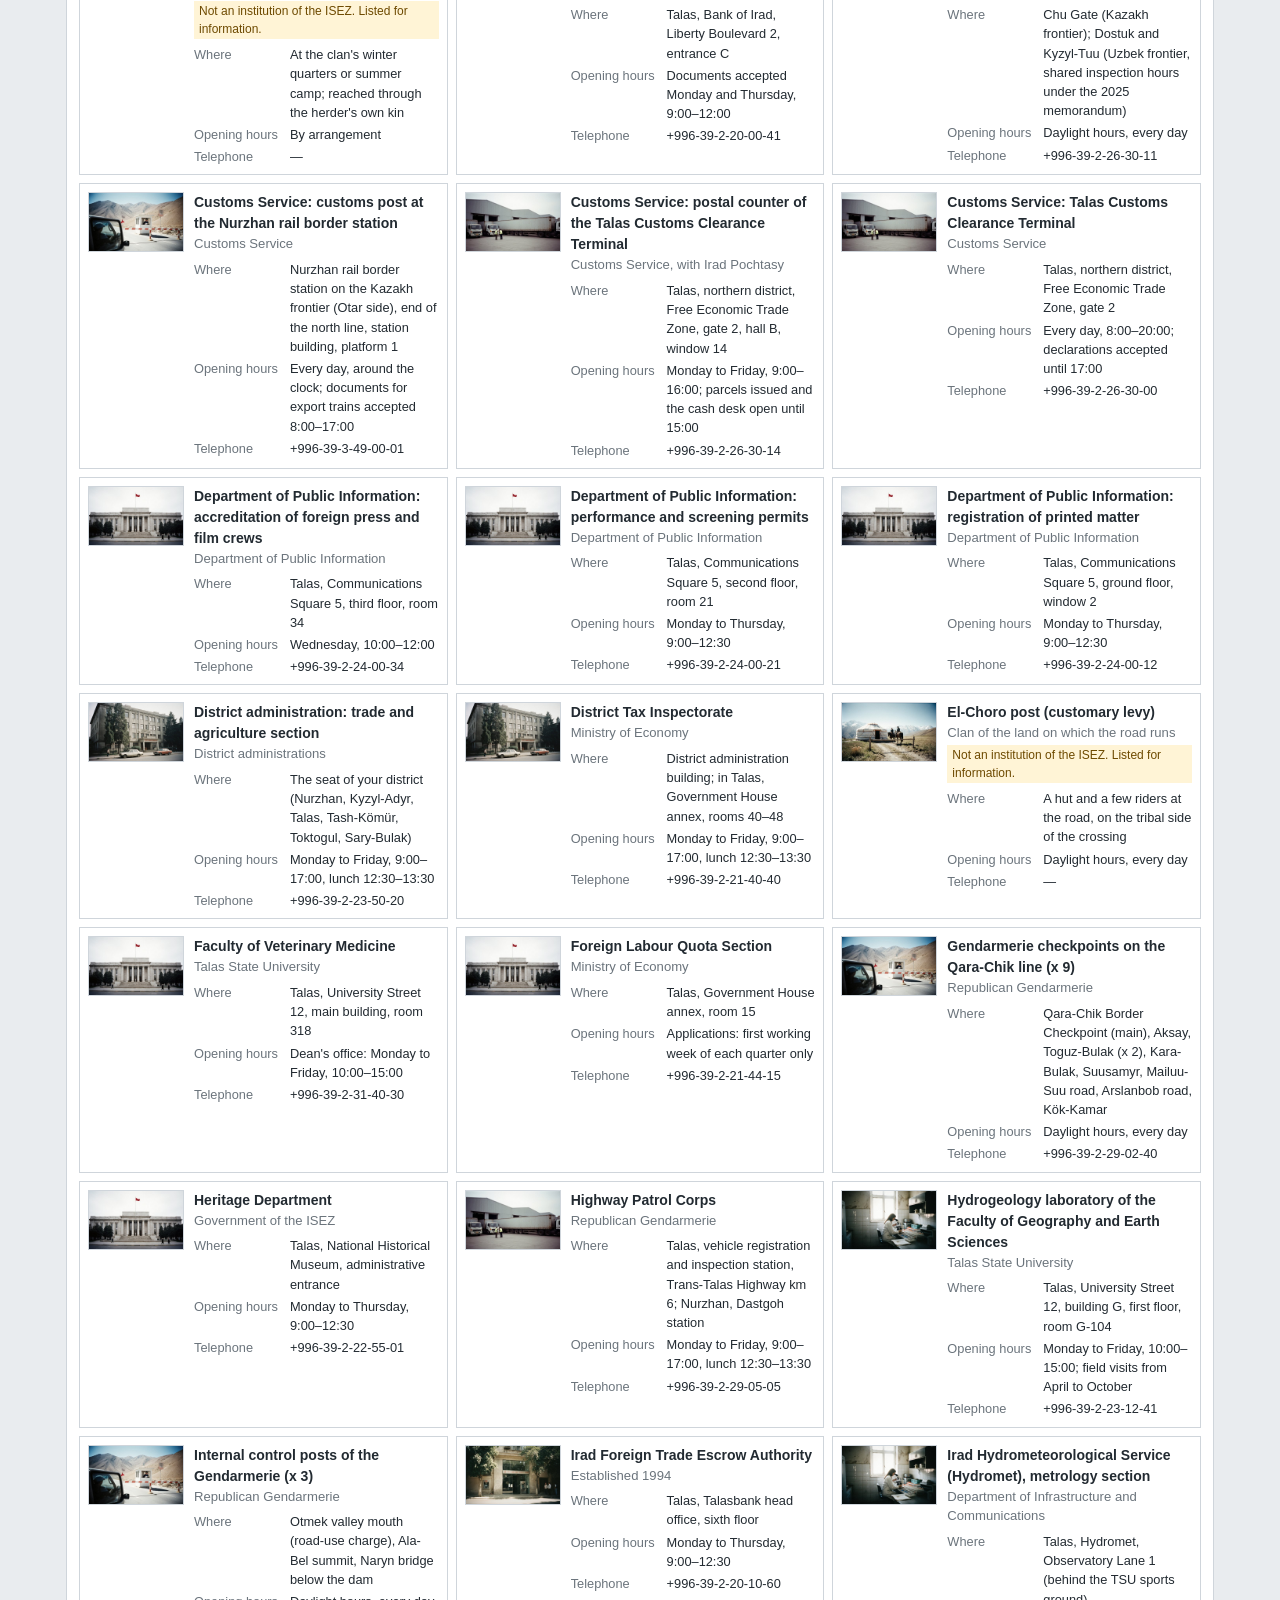
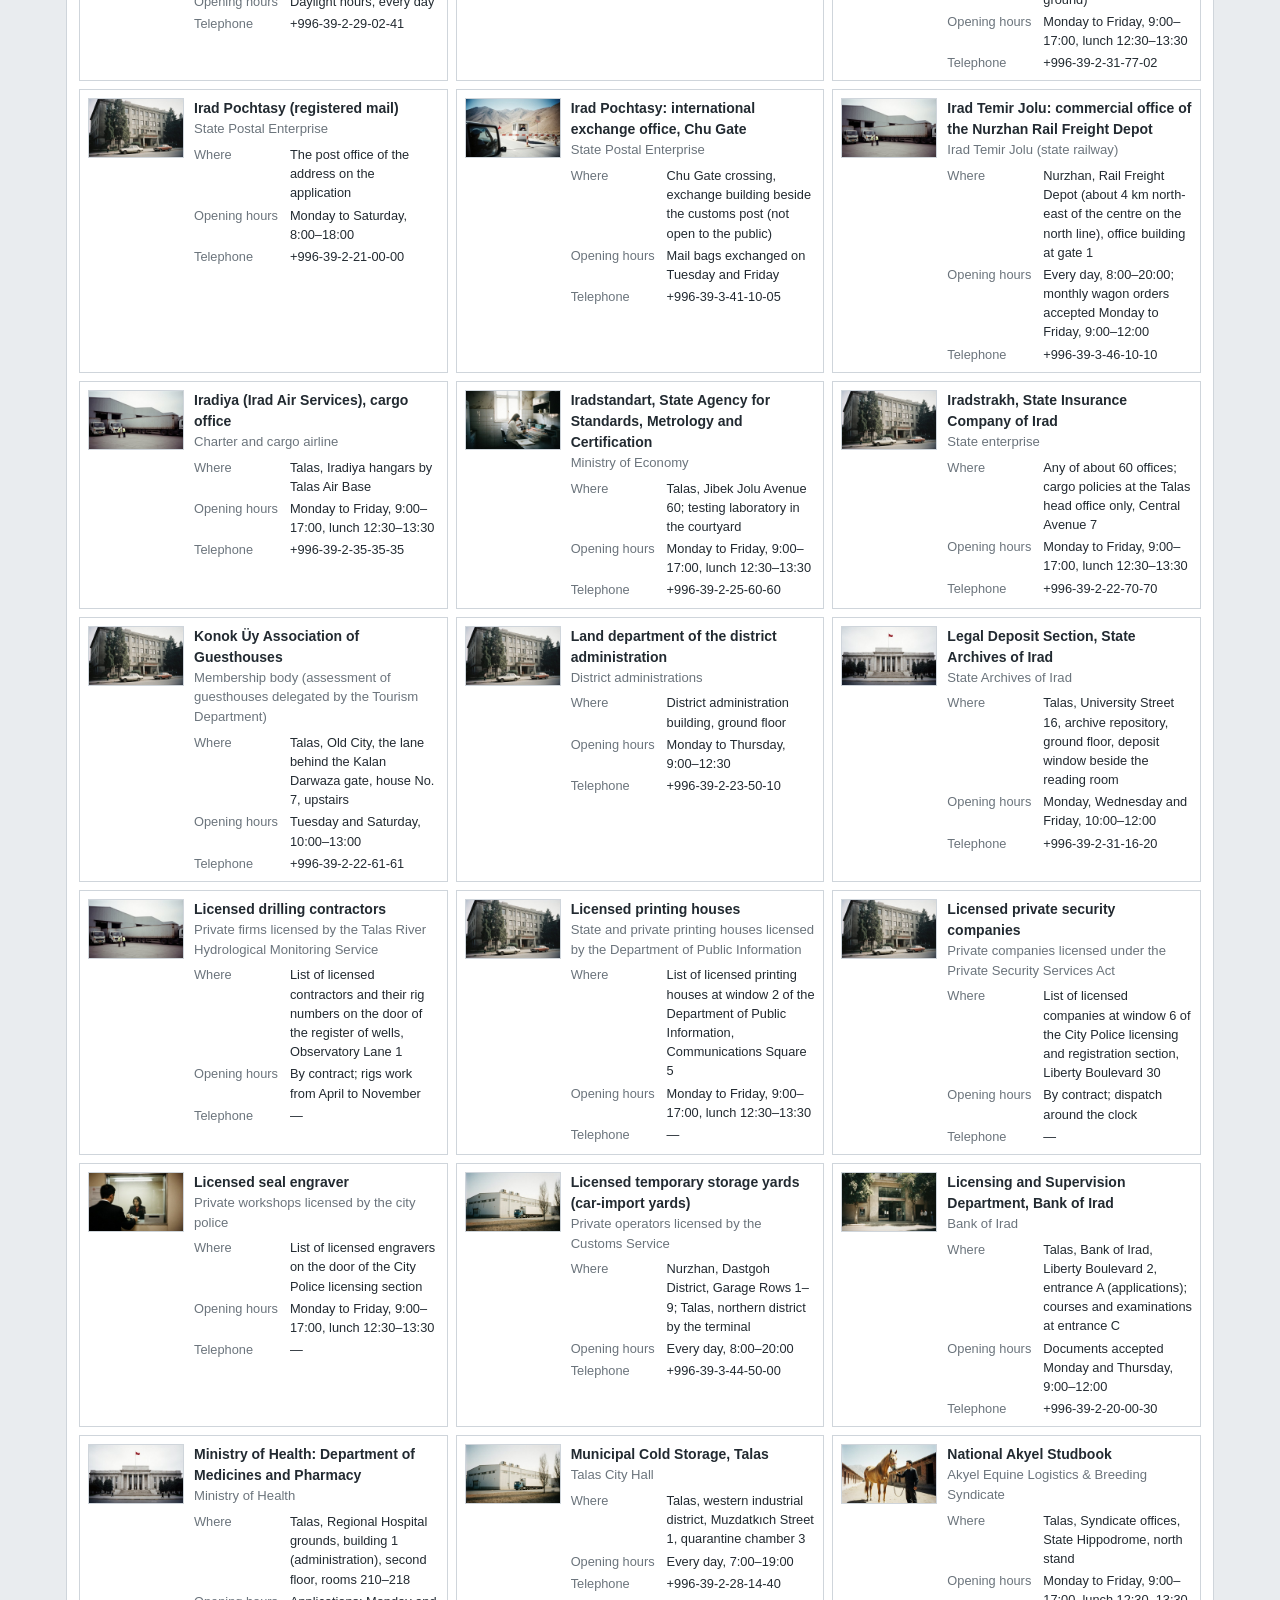
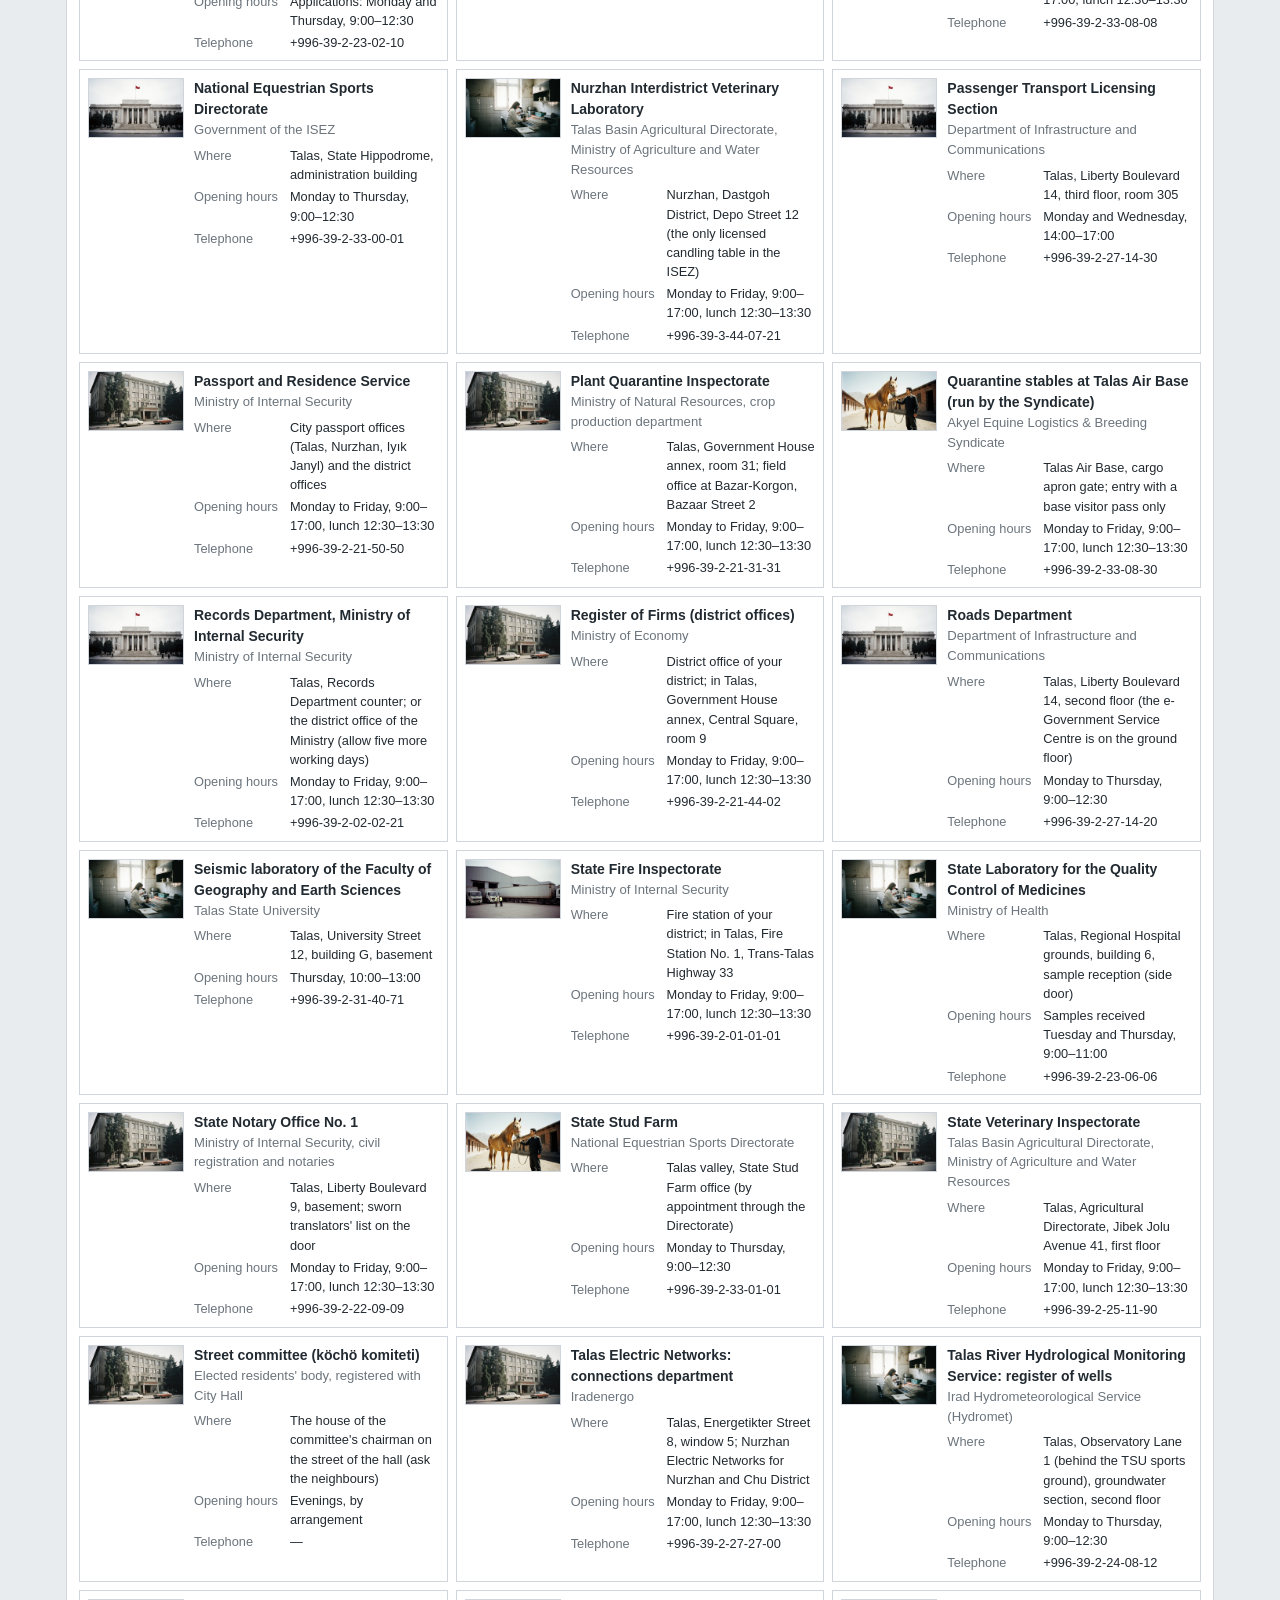
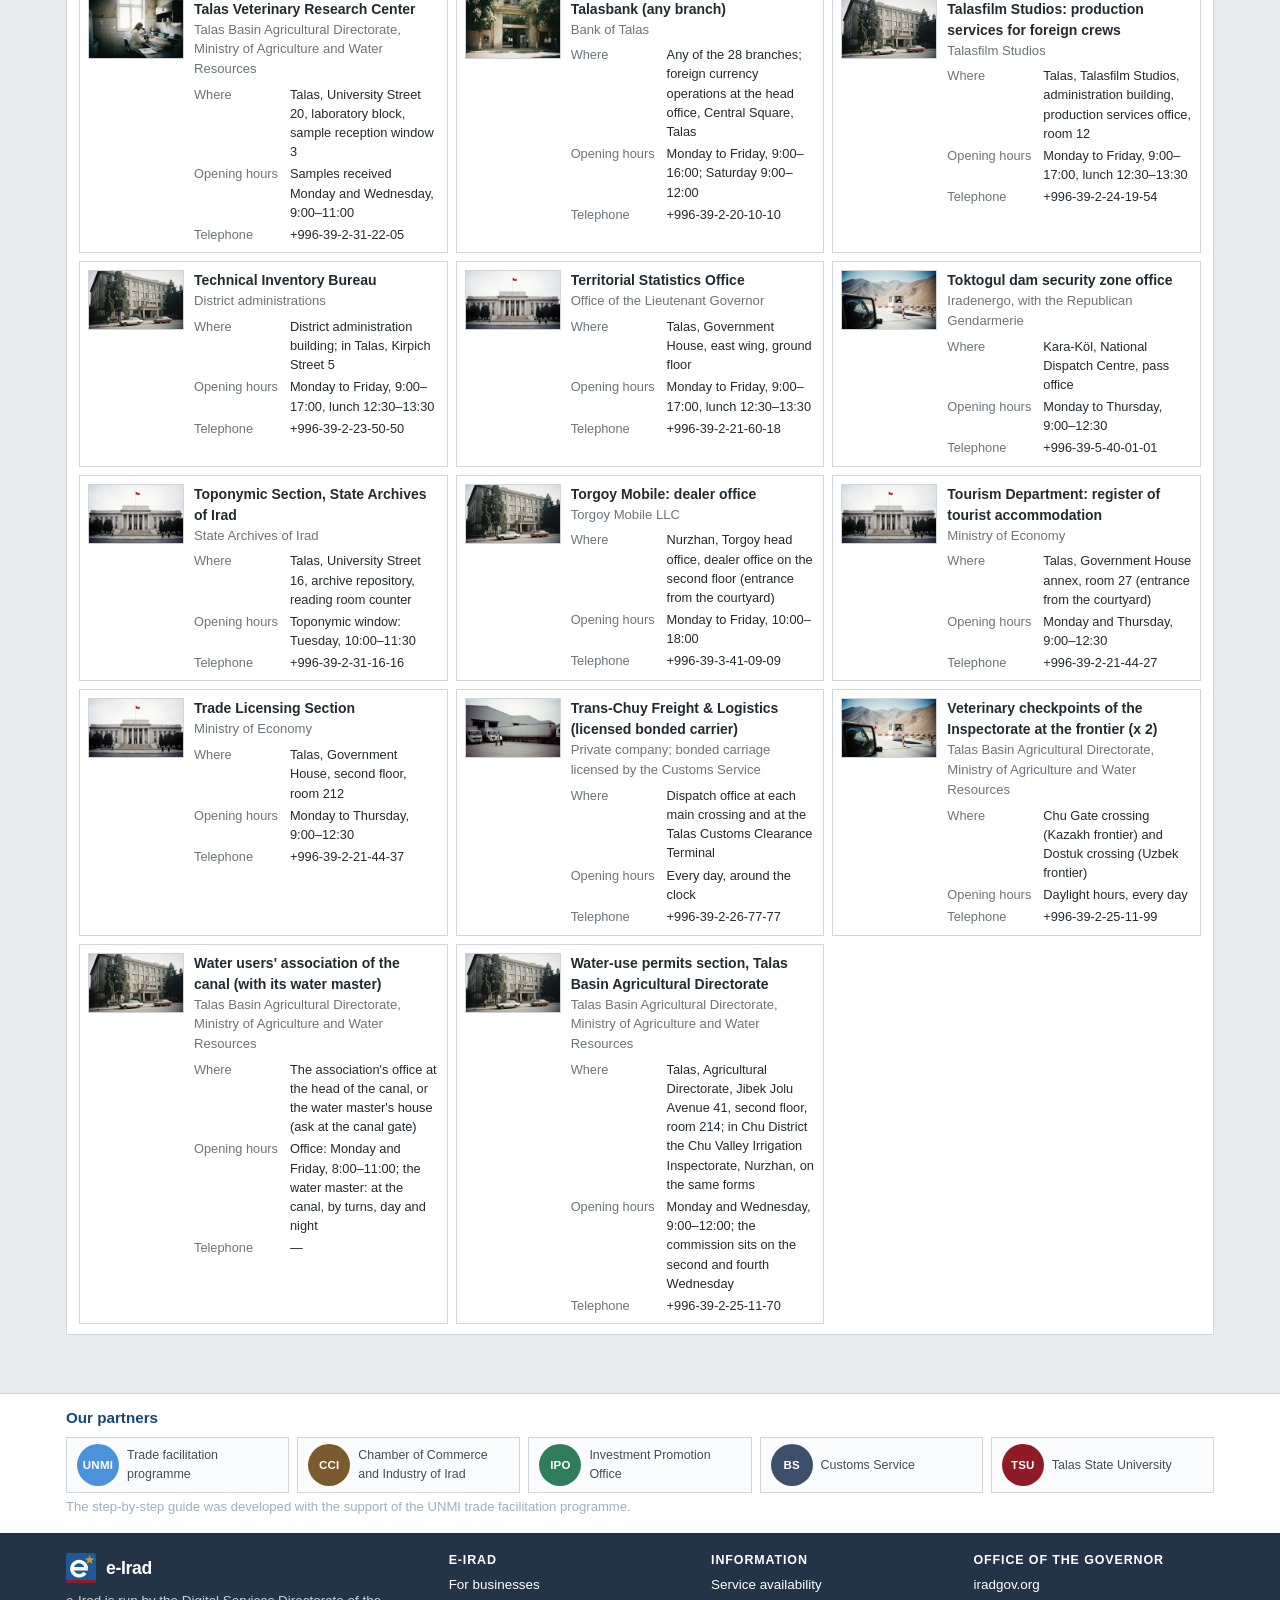
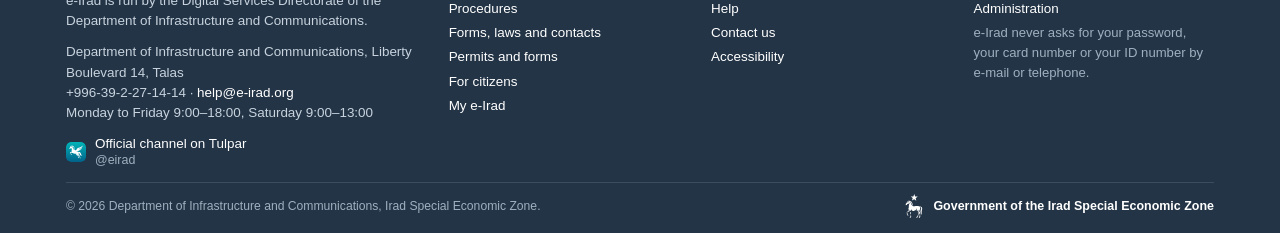
<file: laws.html>
<!doctype html>
<html lang="en">
<head>
<meta charset="utf-8">
<meta name="viewport" content="width=device-width, initial-scale=1">
<title>Forms, laws and contacts | e-Irad</title>
<meta name="description" content="Laws, regulations and directives cited in the e-Irad guide to procedures, the documents institutions issue, and their contacts.">
<link rel="canonical" href="https://e-irad.org/laws.html">
<meta property="og:title" content="Forms, laws and contacts | e-Irad">
<meta property="og:description" content="Laws, regulations and directives cited in the e-Irad guide to procedures, the documents institutions issue, and their contacts.">
<meta property="og:image" content="https://e-irad.org/assets/logo-512.png">
<meta name="theme-color" content="#1f5a96">
<link rel="icon" href="/favicon.ico" sizes="any">
<link rel="icon" href="/assets/logo.svg" type="image/svg+xml">
<link rel="apple-touch-icon" href="/apple-touch-icon.png">
<link rel="manifest" href="/manifest.webmanifest">
<link rel="stylesheet" href="/assets/eirad.css">
<script>window.goatcounter=new Object();goatcounter.path=p=>location.host+p;</script>
<script data-goatcounter="https://irad.goatcounter.com/count" async src="//gc.zgo.at/count.js"></script>
<script async src="https://www.googletagmanager.com/gtag/js?id=G-QTS2XFLJD7"></script>
<script>window.dataLayer=window.dataLayer||[];function gtag(){dataLayer.push(arguments);}gtag('js',new Date());gtag('config','G-QTS2XFLJD7');</script>
</head>
<body data-page="laws">
<div id="top"></div>
<main id="main"><div id="app"><noscript><div class="wrap page"><p>This page needs JavaScript. e-Government Service Centre: +996-39-2-27-14-14, help@e-irad.org.</p></div></noscript></div></main>
<div id="bottom"></div>
<script src="/assets/i18n.js"></script>
<script src="/assets/i18n-guide.js"></script>
<script src="/assets/services.js"></script>
<script src="/assets/guide.js"></script>
<script src="/assets/forms.js"></script>
<script src="/assets/app.js"></script>
</body>
</html>
</file>
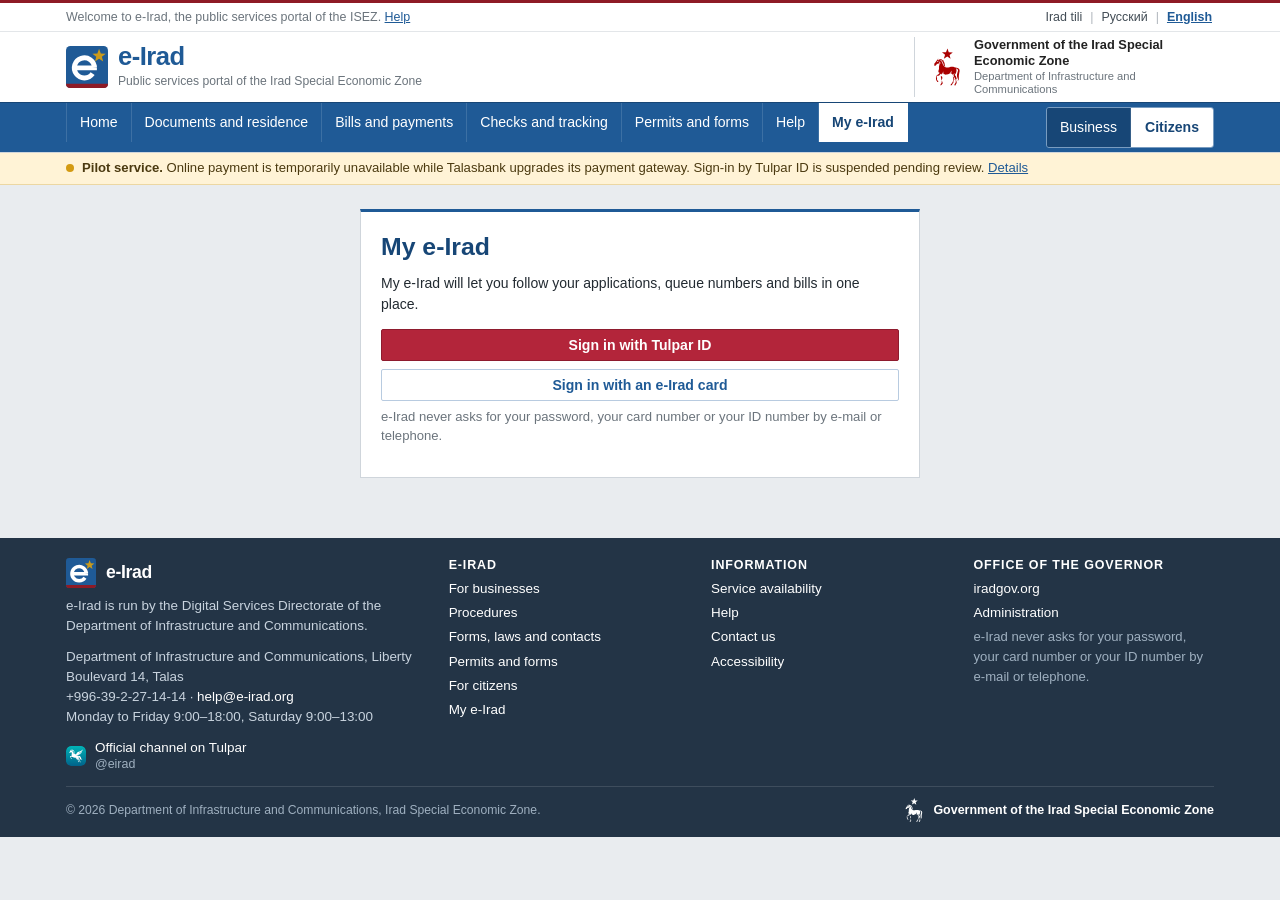
<file: login.html>
<!doctype html>
<html lang="en">
<head>
<meta charset="utf-8">
<meta name="viewport" content="width=device-width, initial-scale=1">
<title>My e-Irad</title>
<meta name="description" content="Sign in to My e-Irad.">
<link rel="canonical" href="https://e-irad.org/login.html">
<meta property="og:title" content="My e-Irad">
<meta property="og:description" content="Sign in to My e-Irad.">
<meta property="og:image" content="https://e-irad.org/assets/logo-512.png">
<meta name="theme-color" content="#1f5a96">
<link rel="icon" href="/favicon.ico" sizes="any">
<link rel="icon" href="/assets/logo.svg" type="image/svg+xml">
<link rel="apple-touch-icon" href="/apple-touch-icon.png">
<link rel="manifest" href="/manifest.webmanifest">
<link rel="stylesheet" href="/assets/eirad.css">
<script>window.goatcounter=new Object();goatcounter.path=p=>location.host+p;</script>
<script data-goatcounter="https://irad.goatcounter.com/count" async src="//gc.zgo.at/count.js"></script>
<script async src="https://www.googletagmanager.com/gtag/js?id=G-QTS2XFLJD7"></script>
<script>window.dataLayer=window.dataLayer||[];function gtag(){dataLayer.push(arguments);}gtag('js',new Date());gtag('config','G-QTS2XFLJD7');</script>
</head>
<body data-page="login">
<div id="top"></div>
<main id="main"><div id="app"><noscript><div class="wrap page"><p>This page needs JavaScript. e-Government Service Centre: +996-39-2-27-14-14, help@e-irad.org.</p></div></noscript></div></main>
<div id="bottom"></div>
<script src="/assets/i18n.js"></script>
<script src="/assets/i18n-guide.js"></script>
<script src="/assets/services.js"></script>
<script src="/assets/guide.js"></script>
<script src="/assets/forms.js"></script>
<script src="/assets/app.js"></script>
</body>
</html>
</file>
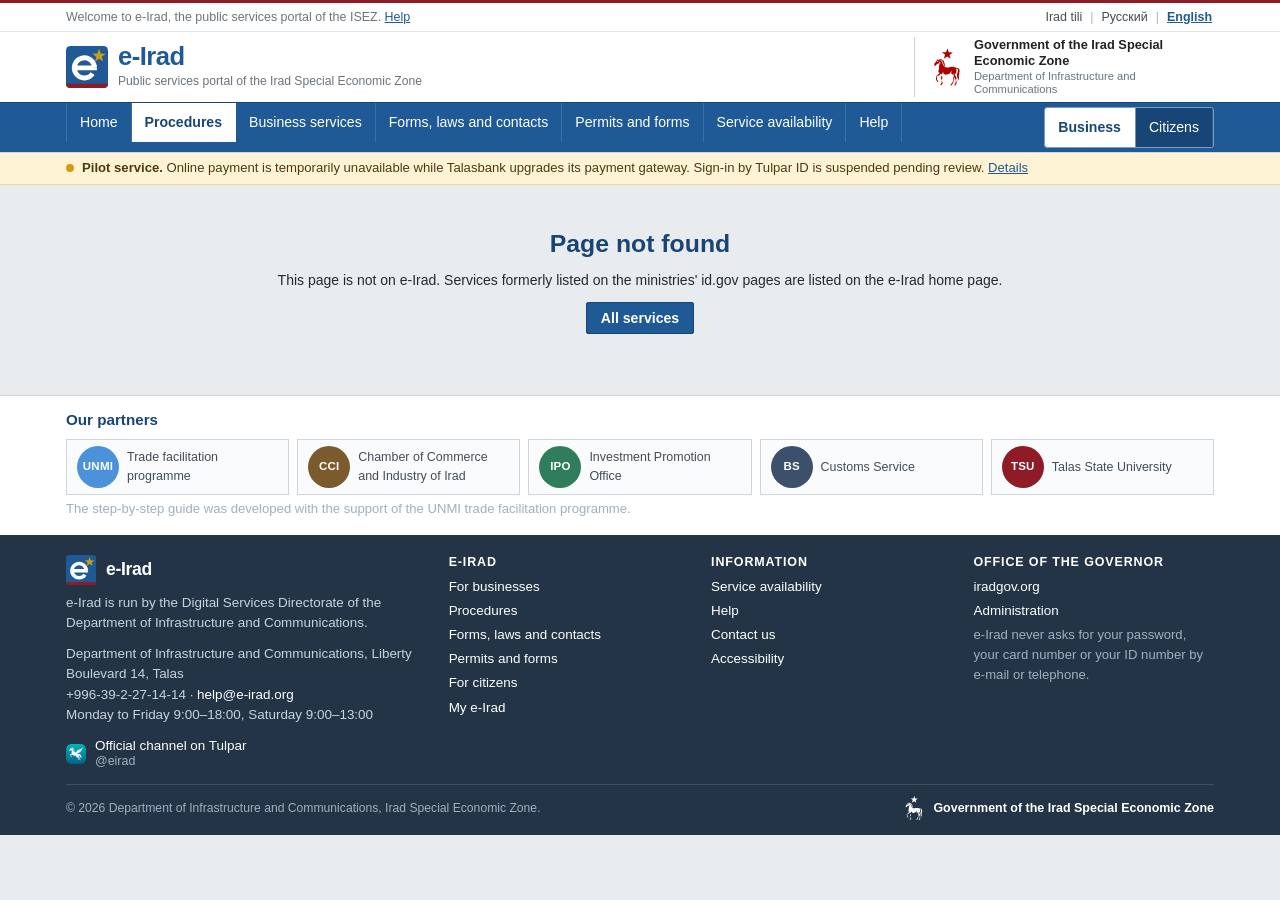
<file: procedure.html>
<!doctype html>
<html lang="en">
<head>
<meta charset="utf-8">
<meta name="viewport" content="width=device-width, initial-scale=1">
<title>Procedure | e-Irad</title>
<meta name="description" content="A procedure in the step-by-step guide of e-Irad: steps, institutions, documents, costs, durations and laws.">
<meta property="og:title" content="Procedure | e-Irad">
<meta property="og:description" content="A procedure in the step-by-step guide of e-Irad: steps, institutions, documents, costs, durations and laws.">
<meta property="og:image" content="https://e-irad.org/assets/logo-512.png">
<meta name="theme-color" content="#1f5a96">
<link rel="icon" href="/favicon.ico" sizes="any">
<link rel="icon" href="/assets/logo.svg" type="image/svg+xml">
<link rel="apple-touch-icon" href="/apple-touch-icon.png">
<link rel="manifest" href="/manifest.webmanifest">
<link rel="stylesheet" href="/assets/eirad.css">
<script>window.goatcounter=new Object();goatcounter.path=p=>location.host+p;</script>
<script data-goatcounter="https://irad.goatcounter.com/count" async src="//gc.zgo.at/count.js"></script>
<script async src="https://www.googletagmanager.com/gtag/js?id=G-QTS2XFLJD7"></script>
<script>window.dataLayer=window.dataLayer||[];function gtag(){dataLayer.push(arguments);}gtag('js',new Date());gtag('config','G-QTS2XFLJD7');</script>
</head>
<body data-page="procedure">
<div id="top"></div>
<main id="main"><div id="app"><noscript><div class="wrap page"><p>This procedure page needs JavaScript. e-Government Service Centre: +996-39-2-27-14-14, help@e-irad.org.</p></div></noscript></div></main>
<div id="bottom"></div>
<script src="/assets/i18n.js"></script>
<script src="/assets/i18n-guide.js"></script>
<script src="/assets/services.js"></script>
<script src="/assets/guide.js"></script>
<script src="/assets/forms.js"></script>
<script src="/assets/app.js"></script>
</body>
</html>
</file>
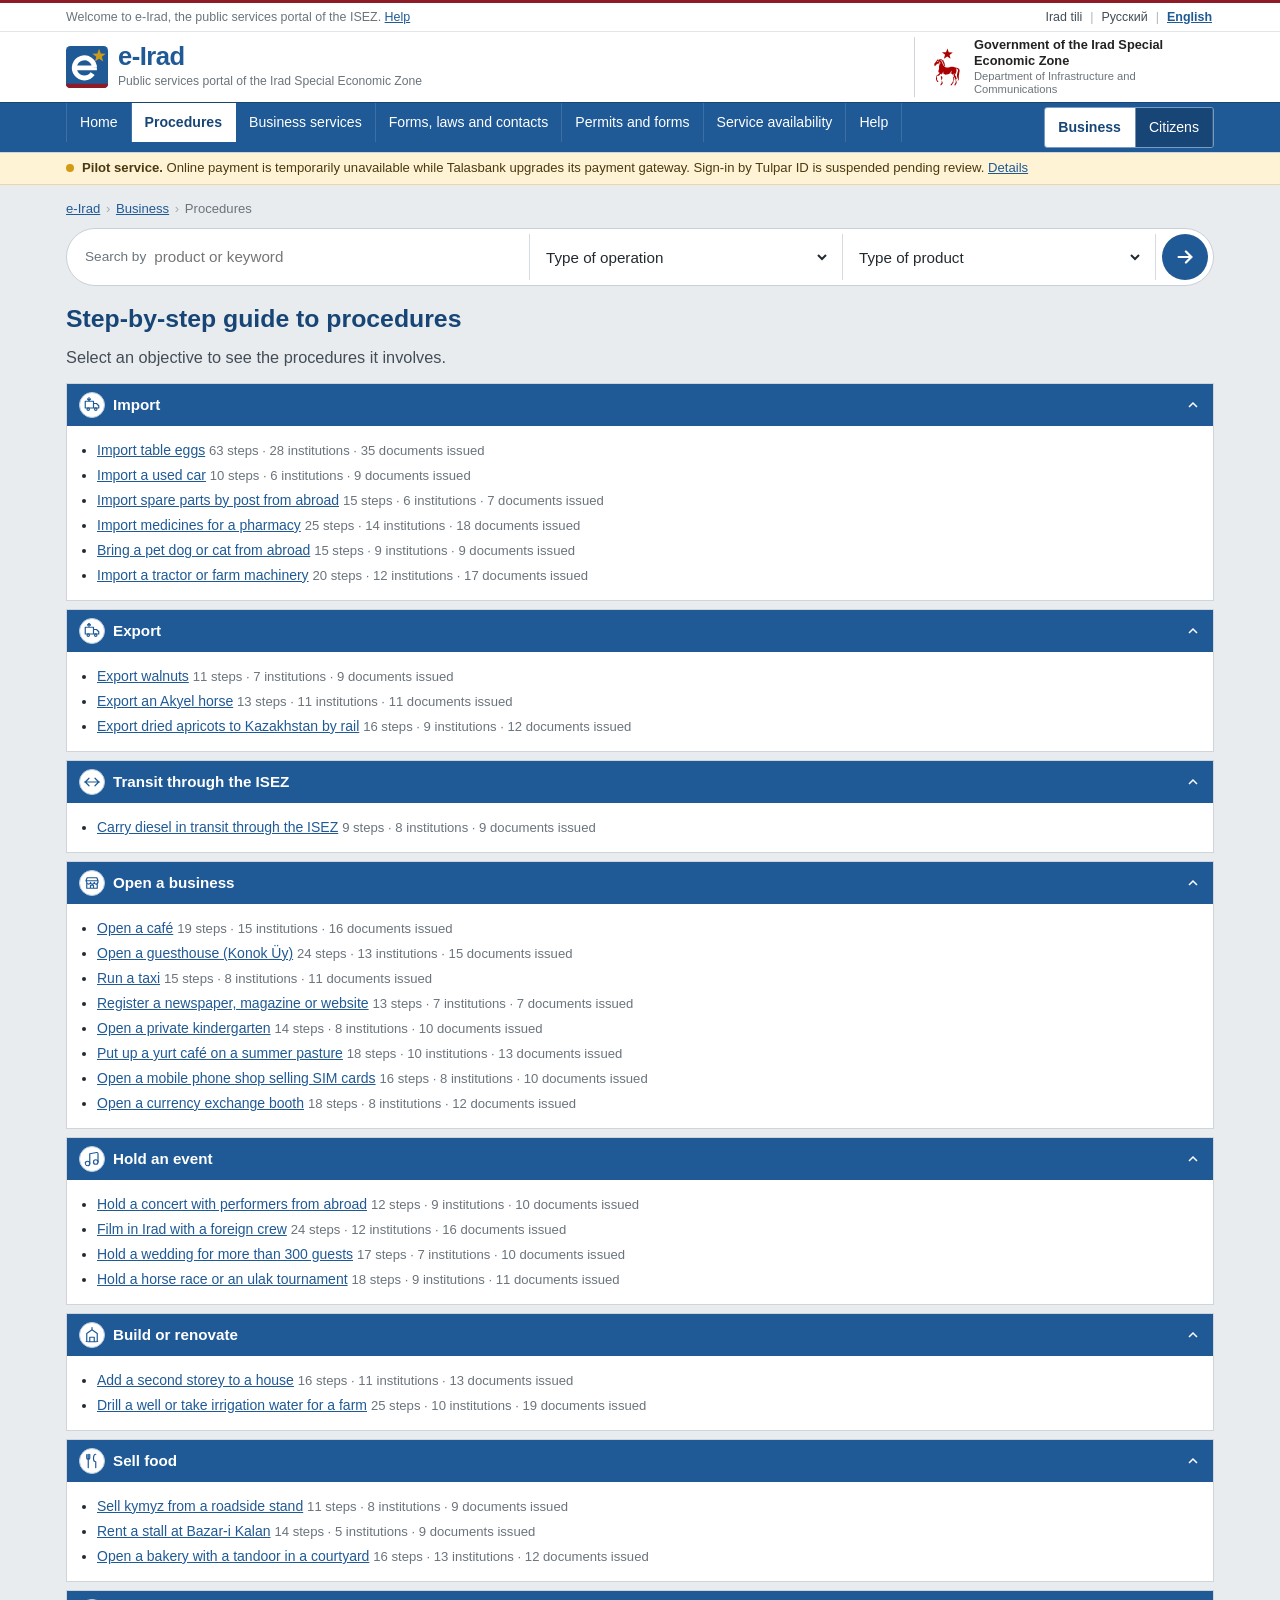
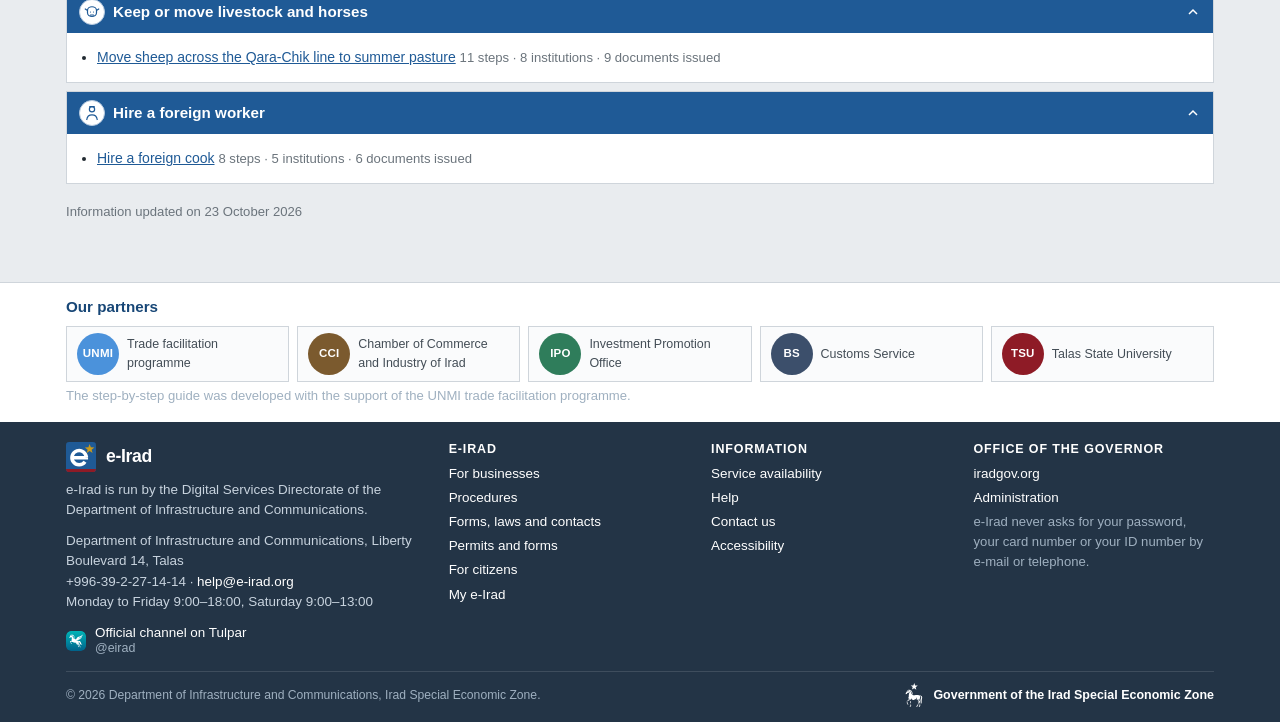
<file: procedures.html>
<!doctype html>
<html lang="en">
<head>
<meta charset="utf-8">
<meta name="viewport" content="width=device-width, initial-scale=1">
<title>Step-by-step guide to procedures | e-Irad</title>
<meta name="description" content="Step-by-step guide to procedures in the Irad Special Economic Zone: import, export, transit, opening a business, events, building, selling food, livestock and foreign workers.">
<link rel="canonical" href="https://e-irad.org/procedures.html">
<meta property="og:title" content="Step-by-step guide to procedures | e-Irad">
<meta property="og:description" content="Step-by-step guide to procedures in the Irad Special Economic Zone: import, export, transit, opening a business, events, building, selling food, livestock and foreign workers.">
<meta property="og:image" content="https://e-irad.org/assets/logo-512.png">
<meta name="theme-color" content="#1f5a96">
<link rel="icon" href="/favicon.ico" sizes="any">
<link rel="icon" href="/assets/logo.svg" type="image/svg+xml">
<link rel="apple-touch-icon" href="/apple-touch-icon.png">
<link rel="manifest" href="/manifest.webmanifest">
<link rel="stylesheet" href="/assets/eirad.css">
<script>window.goatcounter=new Object();goatcounter.path=p=>location.host+p;</script>
<script data-goatcounter="https://irad.goatcounter.com/count" async src="//gc.zgo.at/count.js"></script>
<script async src="https://www.googletagmanager.com/gtag/js?id=G-QTS2XFLJD7"></script>
<script>window.dataLayer=window.dataLayer||[];function gtag(){dataLayer.push(arguments);}gtag('js',new Date());gtag('config','G-QTS2XFLJD7');</script>
</head>
<body data-page="procedures">
<div id="top"></div>
<main id="main"><div id="app"><noscript><div class="wrap page"><p>The step-by-step guide to procedures needs JavaScript. e-Government Service Centre: +996-39-2-27-14-14, help@e-irad.org.</p></div></noscript></div></main>
<div id="bottom"></div>
<script src="/assets/i18n.js"></script>
<script src="/assets/i18n-guide.js"></script>
<script src="/assets/services.js"></script>
<script src="/assets/guide.js"></script>
<script src="/assets/forms.js"></script>
<script src="/assets/app.js"></script>
</body>
</html>
</file>
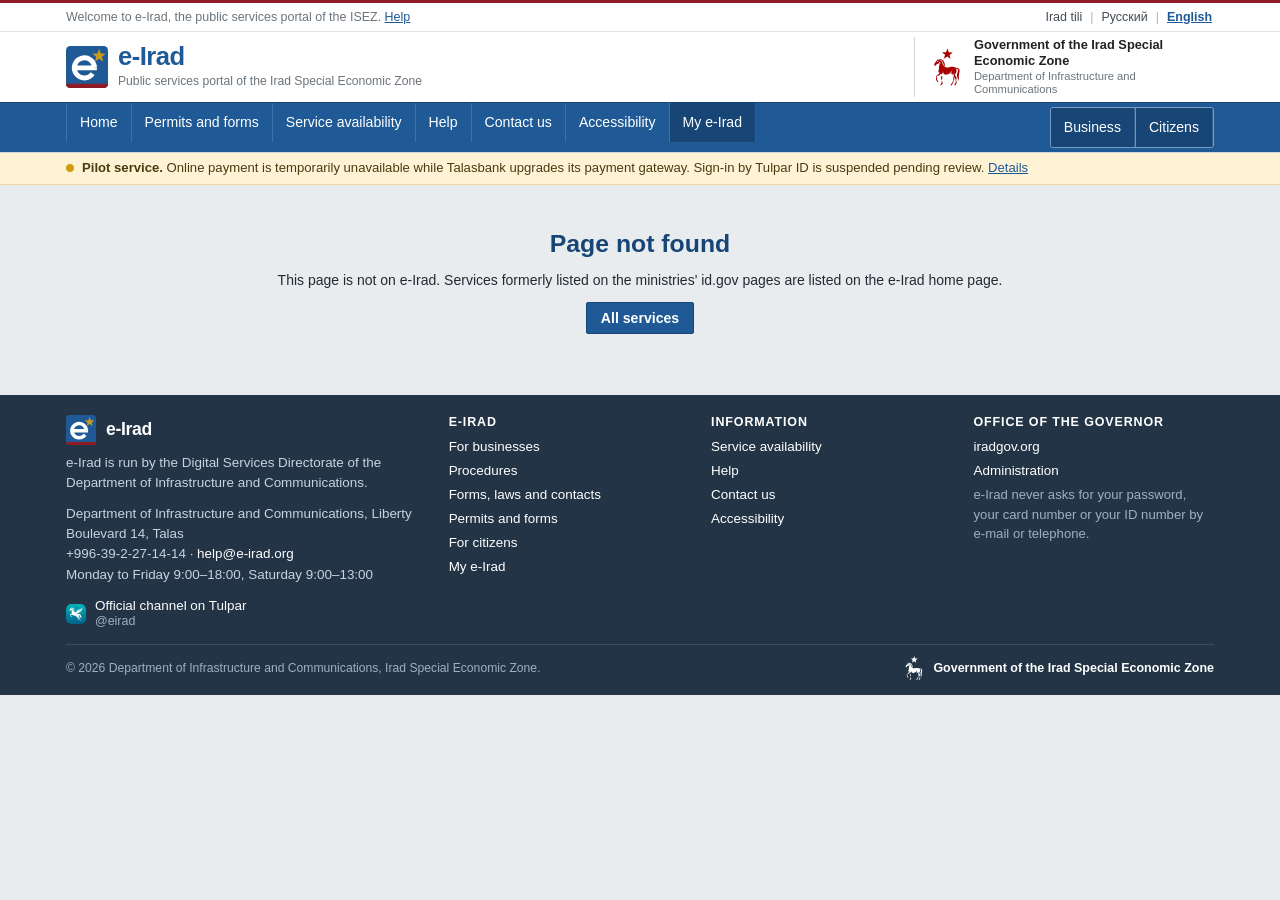
<file: service.html>
<!doctype html>
<html lang="en">
<head>
<meta charset="utf-8">
<meta name="viewport" content="width=device-width, initial-scale=1">
<title>Service | e-Irad</title>
<meta name="description" content="A public service of the Irad Special Economic Zone on e-Irad.">
<meta property="og:title" content="Service | e-Irad">
<meta property="og:description" content="A public service of the Irad Special Economic Zone on e-Irad.">
<meta property="og:image" content="https://e-irad.org/assets/logo-512.png">
<meta name="theme-color" content="#1f5a96">
<link rel="icon" href="/favicon.ico" sizes="any">
<link rel="icon" href="/assets/logo.svg" type="image/svg+xml">
<link rel="apple-touch-icon" href="/apple-touch-icon.png">
<link rel="manifest" href="/manifest.webmanifest">
<link rel="stylesheet" href="/assets/eirad.css">
<script>window.goatcounter=new Object();goatcounter.path=p=>location.host+p;</script>
<script data-goatcounter="https://irad.goatcounter.com/count" async src="//gc.zgo.at/count.js"></script>
<script async src="https://www.googletagmanager.com/gtag/js?id=G-QTS2XFLJD7"></script>
<script>window.dataLayer=window.dataLayer||[];function gtag(){dataLayer.push(arguments);}gtag('js',new Date());gtag('config','G-QTS2XFLJD7');</script>
</head>
<body data-page="service">
<div id="top"></div>
<main id="main"><div id="app"><noscript><div class="wrap page"><p>This page needs JavaScript. e-Government Service Centre: +996-39-2-27-14-14, help@e-irad.org.</p></div></noscript></div></main>
<div id="bottom"></div>
<script src="/assets/i18n.js"></script>
<script src="/assets/i18n-guide.js"></script>
<script src="/assets/services.js"></script>
<script src="/assets/guide.js"></script>
<script src="/assets/forms.js"></script>
<script src="/assets/app.js"></script>
</body>
</html>
</file>
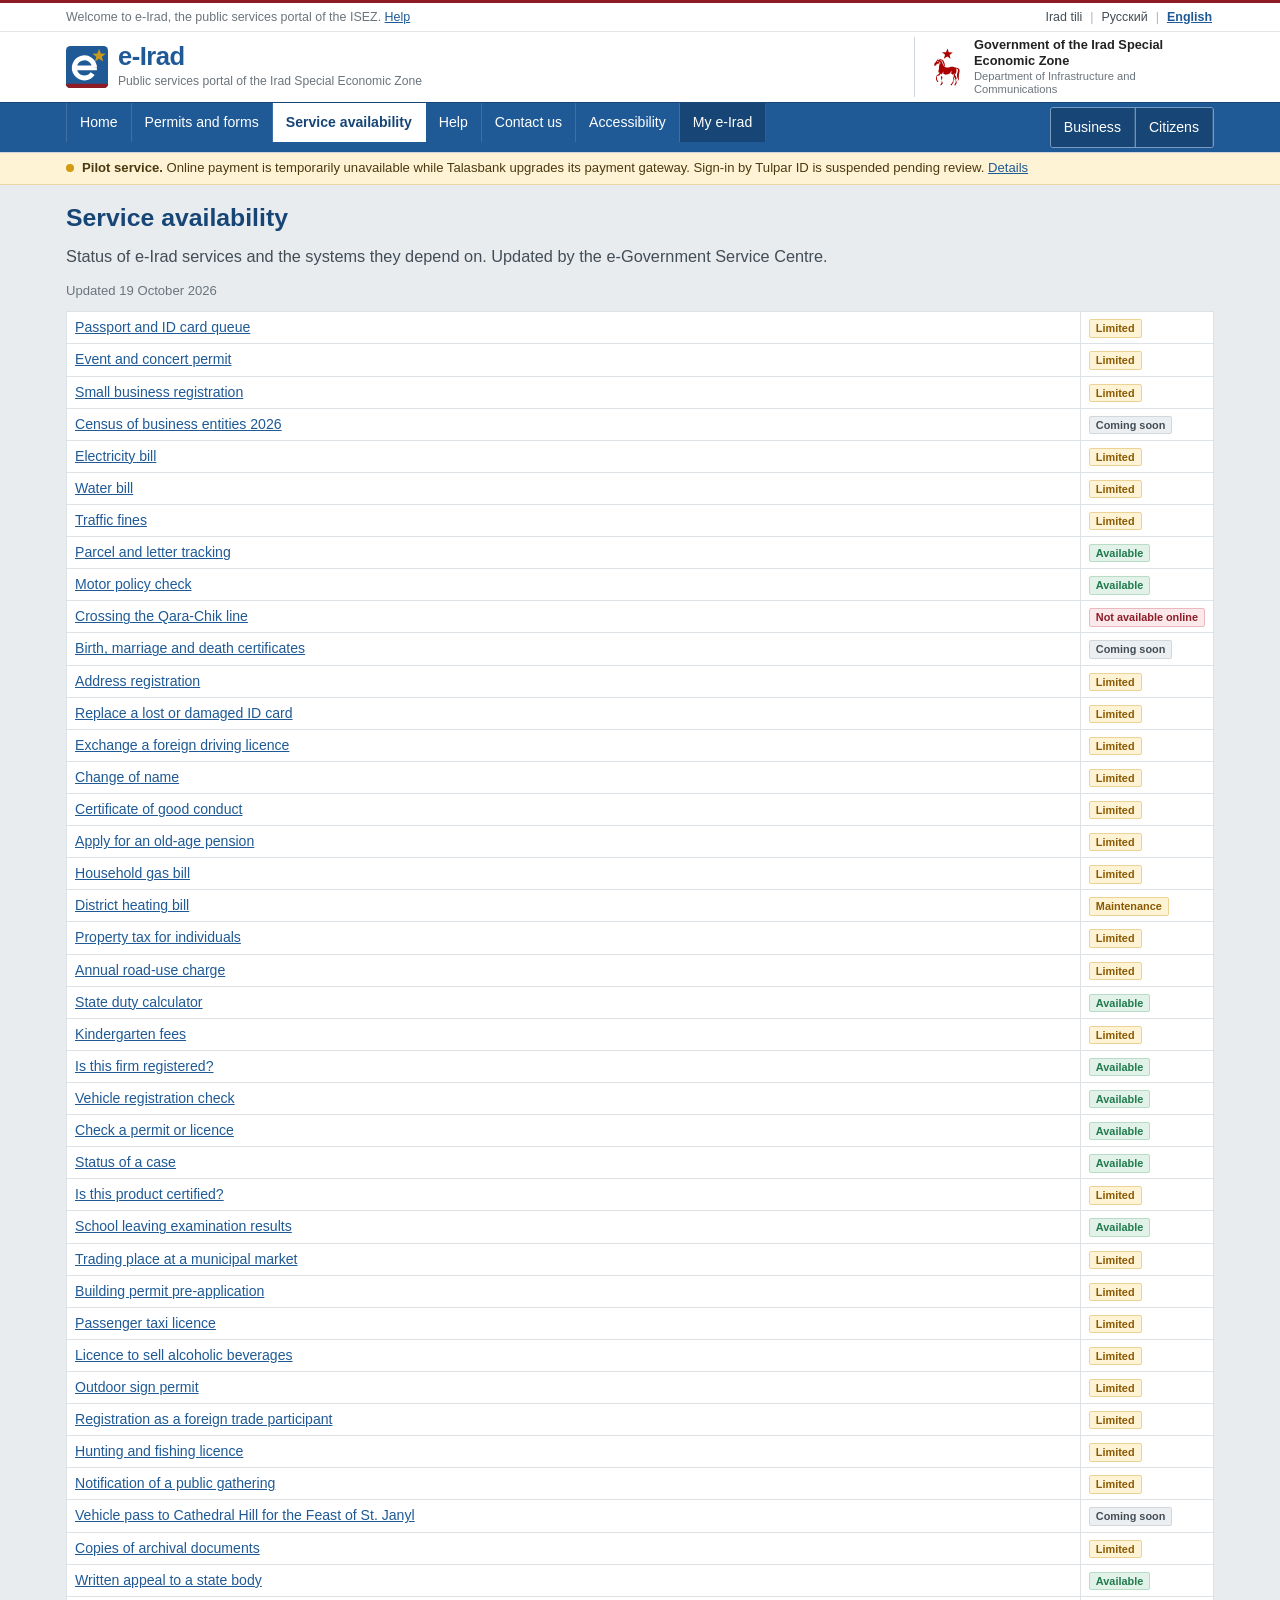
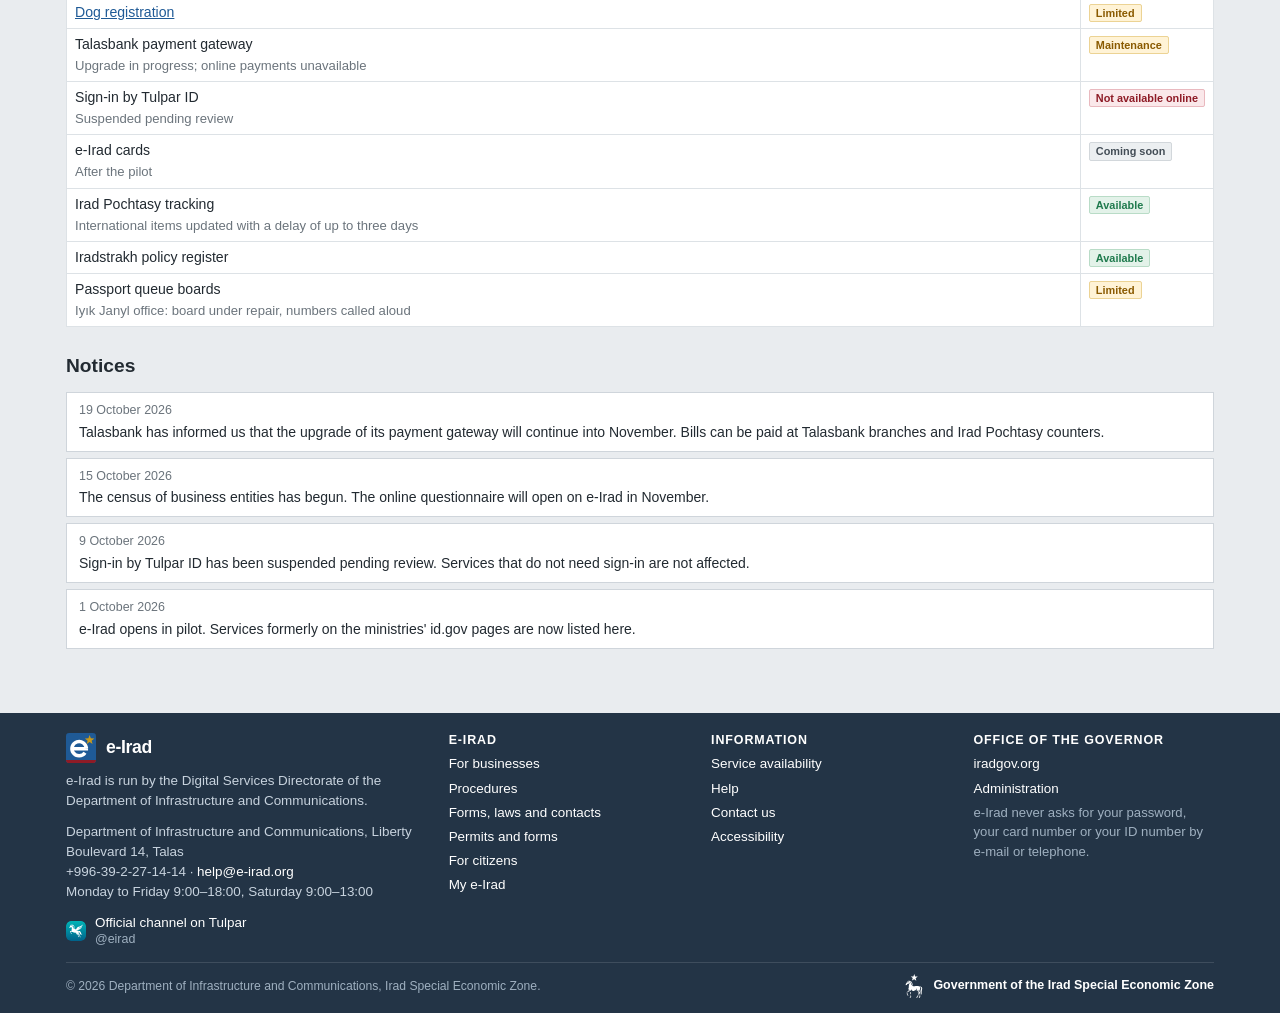
<file: status.html>
<!doctype html>
<html lang="en">
<head>
<meta charset="utf-8">
<meta name="viewport" content="width=device-width, initial-scale=1">
<title>Service availability | e-Irad</title>
<meta name="description" content="Availability of e-Irad services and the systems they depend on.">
<link rel="canonical" href="https://e-irad.org/status.html">
<meta property="og:title" content="Service availability | e-Irad">
<meta property="og:description" content="Availability of e-Irad services and the systems they depend on.">
<meta property="og:image" content="https://e-irad.org/assets/logo-512.png">
<meta name="theme-color" content="#1f5a96">
<link rel="icon" href="/favicon.ico" sizes="any">
<link rel="icon" href="/assets/logo.svg" type="image/svg+xml">
<link rel="apple-touch-icon" href="/apple-touch-icon.png">
<link rel="manifest" href="/manifest.webmanifest">
<link rel="stylesheet" href="/assets/eirad.css">
<script>window.goatcounter=new Object();goatcounter.path=p=>location.host+p;</script>
<script data-goatcounter="https://irad.goatcounter.com/count" async src="//gc.zgo.at/count.js"></script>
<script async src="https://www.googletagmanager.com/gtag/js?id=G-QTS2XFLJD7"></script>
<script>window.dataLayer=window.dataLayer||[];function gtag(){dataLayer.push(arguments);}gtag('js',new Date());gtag('config','G-QTS2XFLJD7');</script>
</head>
<body data-page="status">
<div id="top"></div>
<main id="main"><div id="app"><noscript><div class="wrap page"><p>This page needs JavaScript. e-Government Service Centre: +996-39-2-27-14-14, help@e-irad.org.</p></div></noscript></div></main>
<div id="bottom"></div>
<script src="/assets/i18n.js"></script>
<script src="/assets/i18n-guide.js"></script>
<script src="/assets/services.js"></script>
<script src="/assets/guide.js"></script>
<script src="/assets/forms.js"></script>
<script src="/assets/app.js"></script>
</body>
</html>
</file>
<file: assets/eirad.css>
/* e-Irad: public services portal of the ISEZ. Institutional portal layout. */
:root {
  --blue: #1f5a96; --blue-2: #174676; --blue-3: #2d6fb3; --blue-soft: #e6eef7; --blue-line: #b8cbe0;
  --crimson: #8e1b26; --gold: #c99a1c; --ink: #222a31; --ink-2: #434d56; --muted: #6b747c;
  --line: #cfd5db; --bg: #e9ecef; --card: #fff; --head: #f7f8f9;
  --ok: #1f7a4d; --ok-bg: #e3f2e9; --warn: #8a5a00; --warn-bg: #fff3d6; --off: #8e1b26; --off-bg: #fae8ea;
  --font: "Segoe UI", Roboto, "Helvetica Neue", Arial, "Noto Sans", sans-serif;
}
* { box-sizing: border-box; }
html { -webkit-text-size-adjust: 100%; }
body { margin: 0; background: var(--bg); color: var(--ink); font: 14px/1.5 var(--font); border-top: 3px solid var(--crimson); }
img, svg { max-width: 100%; }
a { color: var(--blue); }
a:hover { color: var(--crimson); }
h1, h2, h3, h4 { line-height: 1.25; font-weight: 600; }
h1 { font-size: 1.55rem; margin: 0 0 .4em; color: var(--blue-2); }
h2 { font-size: 1.2rem; margin: 1.4em 0 .5em; }
h3 { font-size: 1rem; margin: 1.1em 0 .35em; }
h4 { margin: 1em 0 .3em; }
p { margin: 0 0 .8em; }
.wrap { max-width: 1180px; margin: 0 auto; padding: 0 16px; }
.page { padding: 14px 16px 40px; }
.narrow { max-width: 860px; }
.vh { position: absolute !important; width: 1px; height: 1px; overflow: hidden; clip: rect(0 0 0 0); white-space: nowrap; }
.skip { position: absolute; left: -9999px; }
.skip:focus { left: 8px; top: 8px; background: #000; color: #fff; padding: 8px; z-index: 9; }
:focus-visible { outline: 2px solid #f0b400; outline-offset: 1px; }
.tiny, .note { font-size: .82rem; color: var(--muted); }
.lead { color: var(--ink-2); font-size: 1.02rem; }

/* ---------- top line, header, nav ---------- */
.topline { background: #fff; border-bottom: 1px solid #e3e6e9; font-size: .78rem; color: var(--muted); }
.topline .wrap { display: flex; justify-content: space-between; align-items: center; gap: 8px 16px; min-height: 28px; flex-wrap: wrap; }
.langs { display: flex; gap: 6px; align-items: center; color: #b0b6bc; }
.langs a { color: var(--ink-2); text-decoration: none; padding: 1px 2px; }
.langs a[aria-current="true"] { color: var(--blue); font-weight: 700; text-decoration: underline; }
.head { background: #fff; box-shadow: 0 1px 0 var(--line); position: relative; z-index: 3; }
.head > .wrap { display: flex; align-items: center; gap: 12px; min-height: 70px; }
.burger { background: none; border: 0; color: var(--blue); padding: 6px; cursor: pointer; display: inline-flex; border-radius: 2px; }
.burger:hover { background: var(--blue-soft); }
.brand { display: flex; align-items: center; gap: 10px; color: var(--ink); text-decoration: none; margin-right: auto; min-width: 0; }
.brand b { font-size: 1.6rem; display: block; line-height: 1; color: var(--blue); letter-spacing: -.02em; font-weight: 700; }
.brand small { display: block; font-size: .76rem; color: var(--muted); margin-top: 3px; }
.logo { width: 42px; height: 42px; flex: none; display: block; }
.brand.small b { font-size: 1.1rem; color: #fff; } .brand.small .logo { width: 30px; height: 30px; }
.govlink { display: flex; align-items: center; gap: 7px; text-decoration: none; color: var(--ink); border-left: 1px solid var(--line); padding-left: 12px; max-width: 300px; }
.govlink:hover { color: var(--ink); }
.govlink:hover b { text-decoration: underline; }
.govlink .mark { flex: none; width: 40px; height: 40px; }
.govlink b { display: block; font-size: .8rem; line-height: 1.2; font-weight: 700; color: #222; }
.govlink small { display: block; font-size: .7rem; color: var(--muted); line-height: 1.2; margin-top: 2px; }
.landrule { height: 6px; background: var(--blue); border-top: 1px solid var(--blue-2); }
.mainnav { background: var(--blue); border-top: 1px solid var(--blue-2); }
.mainnav > .wrap { display: flex; align-items: stretch; gap: 10px; }
.mainnav ul { list-style: none; display: flex; margin: 0; padding: 0; flex-wrap: wrap; flex: 1 1 auto; min-width: 0; }
.secsw { flex: none; display: flex; align-self: center; border: 1px solid #ffffff66; border-radius: 3px; overflow: hidden; margin: 4px 0; font-size: .8rem; }
.secsw a { color: #fff; text-decoration: none; padding: 4px 11px; background: var(--blue-2); }
.secsw a + a { border-left: 1px solid #ffffff66; }
.secsw a:hover { background: var(--blue-3); color: #fff; }
.secsw a[aria-current] { background: #fff; color: var(--blue-2); font-weight: 700; }
.mainnav a { display: block; color: #fff; text-decoration: none; padding: 9px 13px; font-size: .88rem; border-right: 1px solid #ffffff22; }
.mainnav li:first-child a { border-left: 1px solid #ffffff22; }
.mainnav a:hover { background: var(--blue-2); color: #fff; }
.mainnav a[aria-current="page"] { background: #fff; color: var(--blue-2); font-weight: 600; }
.mainnav .loginlink { background: var(--blue-2); }
.banner { background: var(--warn-bg); border-bottom: 1px solid #ecd7a2; font-size: .82rem; color: #4b3a10; }
.banner .wrap { display: flex; gap: 8px; align-items: flex-start; padding-top: 6px; padding-bottom: 6px; }
.banner .dot { width: 8px; height: 8px; border-radius: 50%; background: #d39a12; margin-top: .45em; flex: none; }

/* ---------- hero slider and pill search ---------- */
.hero { position: relative; height: 380px; background: #33475b; overflow: hidden; }
.slide { position: absolute; inset: 0; background-size: cover; background-position: center; opacity: 0; transition: opacity 1s; }
.slide.on { opacity: 1; }
.slide::before { content: ""; position: absolute; inset: 0; background: linear-gradient(90deg, #0d1f30b3 0%, #0d1f3066 45%, #0d1f3000 75%); }
.slide .wrap { position: relative; }
.slide .wrap { padding-top: 64px; color: #fff; }
.sh { font-size: 2.15rem; font-weight: 600; margin: 0 0 .3em; text-shadow: 0 2px 6px #0008; max-width: 760px; line-height: 1.15; }
.sp { font-size: 1rem; max-width: 640px; text-shadow: 0 1px 4px #000a; }
.herobar { position: absolute; left: 0; right: 0; bottom: 34px; }
.pill { display: flex; align-items: stretch; background: #fff; border-radius: 40px; box-shadow: 0 4px 18px #0006; padding: 5px 5px 5px 18px; max-width: 900px; border: 1px solid #c8d0d8; }
.pseg { display: flex; align-items: center; gap: 8px; border-right: 1px solid #d5dbe0; padding: 0 12px; flex: 1 1 0; min-width: 0; }
.pseg.ptext { flex: 1.5 1 0; padding-left: 0; }
.plab { color: var(--muted); font-size: .85rem; white-space: nowrap; }
.pill input, .pill select { border: 0; font: inherit; font-size: .95rem; background: transparent; width: 100%; min-width: 0; padding: 9px 0; color: var(--ink); }
.pill select { cursor: pointer; }
.pill input:focus, .pill select:focus { outline: none; }
.pgo { flex: none; width: 46px; height: 46px; border-radius: 50%; border: 0; background: var(--blue); color: #fff; cursor: pointer; display: grid; place-items: center; margin-left: 6px; }
.pgo:hover { background: var(--crimson); }
.dots { display: flex; gap: 7px; margin-top: 12px; }
.dots button { width: 11px; height: 11px; border-radius: 50%; border: 2px solid #fff; background: transparent; padding: 0; cursor: pointer; }
.dots button[aria-current] { background: #fff; }
.psearch { margin: 10px 0 18px; }
.psearch .pill { box-shadow: none; max-width: none; }
.tabs4 { background: #fff; border-bottom: 1px solid var(--line); }
.tabs4 .wrap { display: grid; grid-template-columns: repeat(4, 1fr); gap: 6px; padding-top: 8px; padding-bottom: 8px; }
.tabs4 a { background: var(--blue-3); color: #fff; text-decoration: none; text-align: center; padding: 11px 8px; font-weight: 600; font-size: .9rem; border-radius: 2px; border-bottom: 3px solid var(--blue-2); }
.tabs4 a:hover { background: var(--blue-2); color: #fff; }

/* ---------- boxes and panels ---------- */
.box { background: #fff; border: 1px solid var(--line); margin: 14px 0; }
.boxh { margin: 0; background: var(--blue); color: #fff; font-size: 1rem; padding: 8px 12px; }
.boxb { padding: 12px; }
.more { text-align: right; margin: 8px 0 0; font-size: .88rem; }
.ops { display: grid; grid-template-columns: repeat(auto-fill, minmax(250px, 1fr)); gap: 8px; }
a.opt { display: grid; grid-template-columns: 44px 1fr; gap: 2px 10px; padding: 10px; border: 1px solid var(--blue-line); background: var(--blue-soft); text-decoration: none; color: var(--ink); align-items: center; }
a.opt:hover { background: #fff; border-color: var(--blue); }
.opi { width: 40px; height: 40px; color: var(--blue); grid-row: span 2; background: #fff; border: 1px solid var(--blue-line); border-radius: 50%; padding: 7px; }
.opn { font-weight: 700; color: var(--blue-2); }
.opd { font-size: .8rem; color: var(--muted); }
.pnl { background: #fff; border: 1px solid var(--line); margin: 0 0 8px; }
.pnlh { margin: 0; font-size: .95rem; }
.pnlh button { width: 100%; display: flex; justify-content: space-between; align-items: center; gap: 10px; background: var(--blue); color: #fff; border: 0; padding: 8px 12px; font: inherit; font-weight: 600; text-align: left; cursor: pointer; }
.pnlh button > span { display: flex; align-items: center; gap: 8px; }
.pnlh button:hover { background: var(--blue-2); }
.pnlh .opi { width: 26px; height: 26px; padding: 3px; grid-row: auto; }
.chev { flex: none; transition: transform .2s; }
.pnl.open .chev { transform: rotate(180deg); }
.pnlb { display: none; padding: 10px 12px; }
.pnl.open .pnlb { display: block; }
.hsum { font-weight: 400; opacity: .9; margin-left: 8px; }
.objhead { display: flex; gap: 12px; align-items: center; margin-bottom: 10px; }
.objhead .opi { width: 52px; height: 52px; padding: 9px; }
.objhead .lead { margin: 0; }
.objintro { color: var(--ink-2); }
.objlist { margin: 0; padding-left: 18px; }
.objlist li { margin: 4px 0; }

/* procedure chain on objective page */
.chain { list-style: none; margin: 0; padding: 0; counter-reset: c; }
.pc { display: grid; grid-template-columns: 30px 1fr; gap: 10px; padding: 8px 0; border-bottom: 1px dotted var(--line); }
.pcn { width: 26px; height: 26px; border-radius: 50%; background: var(--blue-soft); color: var(--blue-2); border: 1px solid var(--blue-line); display: grid; place-items: center; font-weight: 700; font-size: .8rem; }
.pct { font-weight: 600; font-size: .95rem; }
.pcd { margin: 2px 0 0; color: var(--ink-2); font-size: .86rem; }
.pci { display: inline-block; font-size: .8rem; }
.subopts { list-style: none; margin: 6px 0 0; padding: 0 0 0 14px; border-left: 3px solid var(--blue-line); }
.subopts li { margin: 4px 0 8px; }
.fullcard { display: block; margin: 12px 0 4px; padding: 12px 14px; background: #fff8e2; border: 1px solid #e6cf86; border-left: 5px solid var(--gold); text-decoration: none; color: var(--ink); }
.fullcard:hover { background: #fff3cc; }
.fct { display: block; font-weight: 700; color: var(--blue-2); font-size: 1rem; }
.fcd, .fcx { display: block; font-size: .85rem; color: var(--ink-2); }
.fcx { font-weight: 600; color: var(--crimson); margin-top: 2px; }
.opttag { display: inline-block; font-size: .68rem; font-weight: 700; color: #7a5a00; background: #fff1c2; border: 1px solid #e8cf7a; padding: 0 5px; border-radius: 2px; text-transform: uppercase; letter-spacing: .03em; vertical-align: middle; }
.star { color: var(--gold); }
.hits { list-style: none; padding: 0; }
.hits li { background: #fff; border: 1px solid var(--line); padding: 10px 12px; margin-bottom: 6px; }
.hits a { font-weight: 600; }
.tagline { font-size: .78rem; color: var(--muted); }
.crumbs { margin: 0 0 10px; font-size: .82rem; color: var(--muted); }
.crumbs .sep { color: #a3aab0; margin: 0 2px; }
.updated { margin-top: 18px; }
.loadingmsg { color: var(--muted); padding: 30px 0; }

/* ---------- procedure page ---------- */
.phead { background: #fff; border: 1px solid var(--line); padding: 12px 14px; margin-bottom: 12px; }
.phead h1 { margin-bottom: 6px; }
.fulltag { display: inline-block; font-size: .72rem; vertical-align: middle; background: var(--gold); color: #fff; padding: 2px 7px; border-radius: 2px; text-transform: uppercase; letter-spacing: .04em; }
.tags { margin: 0 0 8px; display: flex; gap: 6px; flex-wrap: wrap; }
.tags a { font-size: .78rem; background: var(--blue-soft); border: 1px solid var(--blue-line); padding: 1px 8px; border-radius: 10px; text-decoration: none; }
.pdesc { color: var(--ink-2); }
.pbtns { display: flex; flex-wrap: wrap; gap: 6px; }
.ctx { margin-top: 10px; padding: 10px 12px; background: var(--blue-soft); border-left: 4px solid var(--blue); font-size: .9rem; }
.contactnote { margin-top: 10px; padding: 12px; border: 1px solid var(--blue-line); background: #f6f9fc; }
.contactnote h3 { margin-top: 0; }
.sharemsg { margin: 8px 0 0; }
.sharemsg input { font: inherit; max-width: 100%; }
.pgrid { display: grid; grid-template-columns: minmax(0, 1.25fr) minmax(0, 1fr); gap: 14px; align-items: start; }
.stepcol, .sumcol { min-width: 0; }
.stepcol { background: #fff; border: 1px solid var(--line); }
.colh { margin: 0; font-size: 1rem; padding: 8px 12px; background: var(--head); border-bottom: 2px solid var(--blue); color: var(--blue-2); }
.sumcol .colh { background: #fff; border: 1px solid var(--line); border-bottom: 2px solid var(--blue); margin-bottom: 8px; }
.steps { list-style: none; margin: 0; padding: 0; }
.steps .grp { background: var(--blue-soft); color: var(--blue-2); font-weight: 600; font-size: .8rem; padding: 5px 12px; border-top: 1px solid var(--blue-line); border-bottom: 1px solid var(--blue-line); text-transform: uppercase; letter-spacing: .02em; }
.st a { display: grid; grid-template-columns: 32px 1fr; gap: 10px; padding: 8px 12px; text-decoration: none; color: var(--ink); border-bottom: 1px solid #eceff1; }
.st a:hover { background: #f4f8fc; }
.st.opt a { background: #fffcf1; }
.stn { width: 28px; height: 28px; border-radius: 50%; background: var(--blue); color: #fff; display: inline-grid; place-items: center; font-weight: 700; font-size: .78rem; flex: none; }
.st.opt .stn { background: var(--gold); }
.stb { display: flex; flex-direction: column; min-width: 0; }
.stt { font-weight: 600; color: var(--blue-2); }
.sti { font-size: .8rem; color: var(--muted); }
.stepview { padding: 12px; }
.stepnav { display: flex; justify-content: space-between; gap: 10px; flex-wrap: wrap; font-size: .88rem; }
.sdh { display: flex; gap: 8px; align-items: center; flex-wrap: wrap; margin: .4em 0; font-size: 1.15rem; color: var(--blue-2); }
.snote { background: #fffbea; border-left: 4px solid var(--gold); padding: 8px 10px; font-size: .9rem; }
.sbox { border: 1px solid var(--line); background: #fafbfc; padding: 10px; }
.sinst { display: flex; gap: 12px; align-items: flex-start; margin-bottom: 8px; }
.sinst img { width: 120px; height: auto; border: 1px solid var(--line); flex: none; }
.sinst h3 { margin: 0 0 4px; font-size: .8rem; text-transform: uppercase; color: var(--muted); }
.stepbtns { display: flex; justify-content: space-between; gap: 8px; margin-top: 16px; flex-wrap: wrap; }
.iclist { list-style: none; margin: 0; padding: 0; }
.ic { display: grid; grid-template-columns: 80px 1fr; gap: 10px; padding: 6px 0; border-bottom: 1px dotted var(--line); align-items: center; }
.ic img { border: 1px solid var(--line); display: block; }
.ic a { font-weight: 600; font-size: .86rem; display: block; }
.ic .tiny, .ic .notisez { display: block; }
.notisez { font-size: .75rem; color: #6e4a00; background: #fff4d6; padding: 1px 5px; display: inline-block; margin-top: 2px; }
.doclist { margin: 0; padding-left: 22px; }
.doclist li { margin: 3px 0; }
.valid { color: var(--crimson); font-size: .8rem; }
.lawlist { list-style: none; padding: 0; margin: 0; }
.lawlist li { padding: 6px 0; border-bottom: 1px dotted var(--line); }
.lawlist li .tiny { display: block; }
.lawlist b { color: var(--blue-2); margin-right: 4px; }
.hl { background: #fff6cf; }
.est fieldset { border: 1px solid var(--line); background: #f6f9fc; margin: 0 0 8px; padding: 8px 10px; display: grid; grid-template-columns: repeat(auto-fill, minmax(150px, 1fr)); gap: 8px; }
.est legend { font-weight: 600; font-size: .85rem; padding: 0 4px; }
.est label span { display: block; font-size: .78rem; color: var(--ink-2); line-height: 1.25; margin-bottom: 2px; }
.est input[type=number] { width: 100%; font: inherit; padding: 4px 6px; border: 1px solid #aab4be; border-radius: 2px; background: #fff; }
.incl { display: flex; gap: 6px; align-items: center; font-size: .86rem; margin: 0 0 8px; }
.costtbl td, .costtbl th { font-size: .82rem; }
.costtbl .sn { display: inline-block; min-width: 18px; color: var(--muted); font-size: .75rem; }
.costtbl tr.off td { color: #a0a7ad; text-decoration: line-through; }
.costtbl tfoot th, .costtbl tfoot td { background: var(--blue-soft); }
.costtbl tfoot th { font-size: .95rem; }
.costtbl tfoot .sub td { font-size: .8rem; background: #f6f9fc; }
.cashtag { font-size: .68rem; background: #efe7d2; color: #6a4b12; padding: 0 4px; border-radius: 2px; white-space: nowrap; }
.durtbl th, .durtbl td { font-size: .84rem; }
.contacts { list-style: none; padding: 0; margin: 0; display: grid; grid-template-columns: repeat(auto-fill, minmax(330px, 1fr)); gap: 8px; }
.contacts li { display: grid; grid-template-columns: 96px 1fr; gap: 10px; border: 1px solid var(--line); padding: 8px; background: #fff; }
.contacts img { border: 1px solid var(--line); display: block; }
.contacts .tiny { display: block; }
.contacts .kvs { margin-top: 6px; font-size: .8rem; }
.printonly { display: none; }

/* ---------- citizen services (catalogue) ---------- */
.svcfilter input { width: 100%; max-width: 420px; font: inherit; padding: 6px 8px; border: 1px solid #aab4be; border-radius: 2px; margin-bottom: 4px; }
.cat h3 { font-size: .9rem; color: var(--blue-2); border-bottom: 1px solid var(--blue-line); padding-bottom: 3px; margin: 14px 0 8px; }
.cat[hidden] { display: none; }
.svcs { display: grid; grid-template-columns: repeat(auto-fill, minmax(260px, 1fr)); gap: 6px; }
.svc { display: flex; gap: 10px; background: #fafbfc; border: 1px solid var(--line); padding: 8px 10px; text-decoration: none; color: var(--ink); }
.svc:hover { border-color: var(--blue); background: #fff; }
.svc[hidden] { display: none; }
.sic { width: 30px; height: 30px; flex: none; color: var(--blue); background: var(--blue-soft); border-radius: 2px; padding: 5px; }
.sbody { display: flex; flex-direction: column; gap: 2px; min-width: 0; }
.sname { font-weight: 600; color: var(--blue-2); font-size: .9rem; }
.sdesc { font-size: .8rem; color: var(--ink-2); }
.badge { display: inline-block; align-self: flex-start; font-size: .68rem; font-weight: 600; padding: 0 6px; border-radius: 2px; white-space: nowrap; border: 1px solid transparent; }
.b-ok { background: var(--ok-bg); color: var(--ok); border-color: #b9dcc7; }
.b-limited, .b-maint { background: var(--warn-bg); color: var(--warn); border-color: #ecd394; }
.b-off { background: var(--off-bg); color: var(--off); border-color: #e9b9bf; }
.b-soon { background: #eceff1; color: var(--ink-2); border-color: #d2d7db; }
.nomatch { color: var(--muted); }

/* ---------- service pages and forms ---------- */
.svchead { display: flex; gap: 14px; align-items: flex-start; background: #fff; border: 1px solid var(--line); padding: 12px 14px; }
.svchead .sic { width: 50px; height: 50px; padding: 9px; }
.svchead p { margin-bottom: .3em; }
.agency { font-size: .86rem; color: var(--ink-2); }
.agency span { color: var(--muted); }
.svcgrid { display: grid; grid-template-columns: minmax(0, 1.6fr) minmax(0, 1fr); gap: 14px; margin-top: 12px; align-items: start; }
.flow { background: var(--card); border: 1px solid var(--line); border-top: 3px solid var(--blue); padding: 14px; }
.flow.inline { margin-top: 12px; }
.flow h3:first-child { margin-top: 0; }
.fld { margin-bottom: 11px; }
.fld label { display: block; font-weight: 600; font-size: .86rem; margin-bottom: 3px; }
.fld input[type=text], .fld input[type=number], .fld input[type=date], .fld input:not([type]), .fld select { width: 100%; font: inherit; padding: 6px 8px; border: 1px solid #a9b3bc; border-radius: 2px; background: #fff; color: var(--ink); }
.fld input:focus, .fld select:focus { border-color: var(--blue); outline: none; box-shadow: 0 0 0 2px #1f5a9633; }
.fld [aria-invalid="true"] { border-color: var(--off); }
.fld.chk label { font-weight: 400; display: flex; gap: 8px; align-items: center; }
.err { display: block; color: var(--off); font-size: .8rem; margin-top: 3px; }
.err[hidden] { display: none; }
.btn { display: inline-block; background: var(--blue); color: #fff; border: 1px solid var(--blue-2); border-radius: 2px; padding: 7px 14px; font: 600 .88rem var(--font); cursor: pointer; text-decoration: none; }
.btn:hover { background: var(--blue-2); color: #fff; }
.btn.ghost { background: #fff; color: var(--blue); border: 1px solid var(--blue-line); }
.btn.ghost:hover { background: var(--blue-soft); color: var(--blue-2); }
.btn.icon { padding: 5px 9px; display: inline-flex; align-items: center; }
.btn[disabled] { background: #c9d0d6; color: #5d6a70; border-color: #c9d0d6; cursor: not-allowed; }
.btn.tulpar { background: #b3253a; border-color: #8e1b2e; }
.btn.tulpar:hover { background: #8e1b2e; }
.linkbtn { background: none; border: 0; color: var(--blue); text-decoration: underline; cursor: pointer; font: inherit; padding: 0; }
.result { background: var(--card); border: 1px solid var(--line); border-left: 4px solid var(--blue); padding: 12px 14px; margin-top: 12px; }
.result[hidden] { display: none; }
.result > :first-child { margin-top: 0; }
.ok { background: var(--ok-bg); color: var(--ok); padding: 6px 10px; border: 1px solid #b9dcc7; }
.warn { background: var(--warn-bg); color: #5a3b00; padding: 6px 10px; border: 1px solid #ecd394; }
.ticket { border: 1px dashed var(--blue); padding: 10px 12px; background: #fbfdff; }
.tno { display: flex; justify-content: space-between; align-items: baseline; gap: 10px; flex-wrap: wrap; border-bottom: 1px solid var(--line); padding-bottom: 6px; margin-bottom: 6px; }
.tno span { font-size: .82rem; color: var(--muted); }
.tno b { font-size: 1.4rem; color: var(--blue); letter-spacing: .04em; font-family: Consolas, "Courier New", monospace; }
.kvs { display: grid; grid-template-columns: max-content minmax(0, 1fr); gap: 3px 12px; margin: 0; font-size: .88rem; }
.kvs dt { color: var(--muted); }
.kvs dd { margin: 0; overflow-wrap: anywhere; }
.mine { margin-bottom: 10px; }
.paybox { margin-top: 12px; }
.payinfo { margin-top: 8px; background: var(--off-bg); border: 1px solid #e9b9bf; padding: 8px 12px; color: #4a1015; }
.payinfo h4 { margin: 0 0 4px; }
.payinfo p { margin: 0; font-size: .88rem; }
.help { background: #fff; border: 1px solid var(--line); padding: 2px 14px 10px; font-size: .88rem; }
.help h3 { color: var(--blue-2); }
.tw { overflow-x: auto; }
.tbl { width: 100%; border-collapse: collapse; font-size: .88rem; background: #fff; }
.tbl th, .tbl td { padding: 5px 8px; border: 1px solid #dde2e6; text-align: left; vertical-align: top; }
.tbl thead th { background: var(--blue-soft); color: var(--blue-2); }
.tbl .num { text-align: right; white-space: nowrap; }
.tbl.status td:last-child { width: 1%; white-space: nowrap; }
.track { list-style: none; padding: 0; margin: 0; border-left: 2px solid var(--line); }
.track li { position: relative; padding: 3px 0 10px 16px; display: grid; gap: 2px; }
.track li::before { content: ""; position: absolute; left: -6px; top: 8px; width: 10px; height: 10px; border-radius: 50%; background: var(--line); }
.track li.now::before { background: var(--blue); }
.track .d { font-size: .78rem; color: var(--muted); }
.inc { list-style: none; padding: 0; }
.inc li { background: #fff; border: 1px solid var(--line); padding: 8px 12px; margin-bottom: 6px; display: grid; gap: 2px; }
.inc .d { font-size: .78rem; color: var(--muted); }
.faq { background: #fff; border: 1px solid var(--line); margin-bottom: 6px; padding: 0 14px; }
.faq summary { cursor: pointer; padding: 9px 0; font-weight: 600; color: var(--blue-2); }
.faq p { margin-top: 0; }
.login { max-width: 560px; margin: 10px auto; background: #fff; border: 1px solid var(--line); border-top: 3px solid var(--blue); padding: 20px; }
.lbtns { display: grid; gap: 8px; margin: 14px 0 6px; }
.nf { text-align: center; padding-top: 40px; }
.page > h1:first-child, .narrow > h1:first-child { margin-top: 4px; }

/* ---------- footer ---------- */
.foot { background: #233446; color: #c8d3de; margin-top: 10px; font-size: .84rem; }
.partners { background: #fff; color: var(--ink); border-top: 1px solid var(--line); padding: 14px 0 6px; }
.partners h2 { font-size: .95rem; margin: 0 0 10px; color: var(--blue-2); }
.plogos { list-style: none; margin: 0 0 8px; padding: 0; display: flex; flex-wrap: wrap; gap: 8px; }
.pl { display: flex; align-items: center; gap: 8px; border: 1px solid var(--line); padding: 6px 10px; font-size: .78rem; color: var(--ink-2); background: #fafbfc; flex: 1 1 180px; max-width: 230px; }
.plm { flex: none; width: 42px; height: 42px; border-radius: 50%; display: grid; place-items: center; font-weight: 800; font-size: .72rem; color: #fff; letter-spacing: .02em; }
.pl-un .plm { background: #4b92db; } .pl-cci .plm { background: #7b5a2e; } .pl-ipo .plm { background: #2f7d5b; } .pl-cus .plm { background: #3c4f6b; } .pl-tsu .plm { background: var(--crimson); }
.foot > .wrap { padding-top: 20px; padding-bottom: 14px; }
.fcols { display: grid; grid-template-columns: 1.5fr 1fr 1fr 1fr; gap: 22px; }
.foot h4 { color: #fff; margin: 0 0 6px; font-size: .78rem; text-transform: uppercase; letter-spacing: .07em; }
.foot ul { list-style: none; padding: 0; margin: 0; }
.foot li { margin-bottom: 4px; }
.foot a { color: #fff; text-decoration: none; }
.foot a:hover { text-decoration: underline; color: #fff; }
.foot .brand { margin-bottom: 8px; }
.foot .tiny { color: #9fb0c0; }
.foot .tulpar-ch { display: inline-flex; align-items: center; gap: 9px; margin-top: 2px; line-height: 1.25; }
.foot .tulpar-ch img { width: 20px; height: 20px; border-radius: 5px; flex: none; }
.foot .tulpar-ch small { display: block; color: #9fb0c0; font-size: .78rem; }

.fine { border-top: 1px solid #ffffff1f; margin-top: 14px; padding-top: 10px; font-size: .76rem; color: #9fb0c0; display: flex; justify-content: space-between; align-items: center; gap: 8px 16px; flex-wrap: wrap; }
.fmark { display: flex; align-items: center; gap: 6px; color: #fff; font-size: .78rem; font-weight: 600; }
.fmark img { flex: none; }

/* ---------- landing page ---------- */
.landing { padding-top: 22px; }
.landing h1 { font-size: 1.7rem; margin-bottom: .2em; }
.gates { display: grid; grid-template-columns: 1fr 1fr; gap: 18px; margin: 18px 0; }
.gate { background: #fff; border: 1px solid var(--line); border-top: 5px solid var(--blue); display: flex; flex-direction: column; }
.gate-c { border-top-color: var(--crimson); }
.gatehead { display: flex; gap: 18px; align-items: center; padding: 22px 22px 18px; text-decoration: none; color: var(--ink); background: linear-gradient(#f7f9fb, #fff); border-bottom: 1px solid var(--line); }
.gatehead:hover { background: var(--blue-soft); color: var(--ink); }
.pict { flex: none; width: 104px; height: 104px; background: #fff; border: 1px solid var(--blue-line); border-radius: 50%; padding: 12px; }
.gt { display: flex; flex-direction: column; align-items: flex-start; gap: 6px; min-width: 0; }
.gh { font-size: 1.65rem; font-weight: 700; color: var(--blue-2); line-height: 1.1; }
.gate-c .gh { color: var(--crimson); }
.gp { color: var(--ink-2); font-size: .95rem; }
.gbtn { margin-top: 4px; padding: 7px 20px; font-size: .95rem; }
.gate-c .gbtn { background: var(--crimson); border-color: #6f141d; }
.gatehead:hover .gbtn { background: var(--blue-2); }
.gate-c .gatehead:hover .gbtn { background: #6f141d; }
.gex { padding: 10px 22px 16px; }
.gex h2 { font-size: .8rem; text-transform: uppercase; letter-spacing: .06em; color: var(--muted); margin: 0 0 4px; }
.gex ul { margin: 0; padding: 0 0 0 1.1em; columns: 2; column-gap: 20px; font-size: .9rem; }
.gex li { margin: 2px 0; break-inside: avoid; }
.strip { list-style: none; margin: 0 0 12px; padding: 0; display: flex; flex-wrap: wrap; background: #fff; border: 1px solid var(--line); }
.strip li { flex: 1 1 0; min-width: 150px; }
.strip li + li { border-left: 1px solid var(--line); }
.strip a { display: flex; align-items: center; justify-content: center; gap: 7px; padding: 9px 10px; text-decoration: none; font-size: .88rem; font-weight: 600; }
.strip a:hover { background: var(--blue-soft); }
.strip .sic { width: 26px; height: 26px; padding: 4px; }
.banner.inline { display: flex; gap: 8px; align-items: flex-start; padding: 8px 12px; border: 1px solid #ecd7a2; }

/* ---------- citizens home ---------- */
.chero { background: linear-gradient(100deg, var(--blue-2), var(--blue-3)); color: #fff; padding: 12px 0 22px; border-bottom: 4px solid var(--crimson); }
.chero .crumbs, .chero .crumbs a, .chero .crumbs .sep { color: #dbe6f2; }
.chero h1 { color: #fff; font-size: 1.8rem; margin-top: 8px; }
.chero p { max-width: 760px; color: #e8eff7; }
.cpill { max-width: 620px; box-shadow: 0 2px 10px #0004; padding: 5px 18px; }
.cpill .pseg { border-right: 0; }
.cgrid { display: grid; grid-template-columns: 1fr 280px; gap: 16px; align-items: start; }
.cgrid .box:first-child { margin-top: 14px; }
.cside .box:first-child { margin-top: 14px; }
.cat[hidden], .nomatch[hidden] { display: none; }
#services .svcs + .note { margin: 10px 0 0; }
ul.plain { margin: 0; padding: 0 0 0 1.1em; }
ul.plain li { margin: 3px 0; }

/* ---------- small screens ---------- */
@media (max-width: 960px) {
  .pgrid, .svcgrid { grid-template-columns: 1fr; }
  .govlink span { display: none; }
  .govlink { border: 0; padding: 0; }
}
@media (max-width: 760px) {
  body { font-size: 14.5px; }
  .welcome { display: none; }
  .topline .wrap { justify-content: flex-end; }
  .head > .wrap { min-height: 58px; gap: 8px; }
  .brand b { font-size: 1.35rem; }
  .brand small { font-size: .7rem; }
  .logo { width: 36px; height: 36px; }
  .mainnav > .wrap { flex-direction: column; gap: 0; padding: 0; }
  .mainnav ul { display: none; flex-direction: column; order: 2; }
  .head.open .mainnav ul { display: flex; }
  .secsw { margin: 6px 16px; align-self: stretch; }
  .secsw a { flex: 1 1 0; text-align: center; padding: 6px; }
  .gates, .cgrid { grid-template-columns: 1fr; }
  .gatehead { padding: 16px 14px 14px; gap: 12px; }
  .pict { width: 72px; height: 72px; padding: 8px; }
  .gh { font-size: 1.35rem; }
  .gex { padding: 8px 14px 12px; }
  .gex ul { columns: 1; }
  .strip li { flex: 1 1 50%; min-width: 0; }
  .strip li:nth-child(3) { border-left: 0; }
  .strip li:nth-child(n+3) { border-top: 1px solid var(--line); }
  .chero h1 { font-size: 1.45rem; }
  .strip a { justify-content: flex-start; }
  .mainnav a { border: 0 !important; border-bottom: 1px solid #ffffff22 !important; padding: 10px 16px; }
  .hero { height: auto; min-height: 380px; }
  .slide .wrap { padding-top: 26px; }
  .sh { font-size: 1.5rem; }
  .sp { font-size: .9rem; }
  .herobar { position: relative; bottom: auto; padding-top: 190px; padding-bottom: 16px; }
  .pill { flex-direction: column; border-radius: 10px; padding: 8px; }
  .pseg, .pseg.ptext { border-right: 0; border-bottom: 1px solid #d5dbe0; padding: 2px 4px; flex: none; }
  .pgo { width: 100%; height: 40px; border-radius: 6px; margin: 6px 0 0; }
  .tabs4 .wrap { grid-template-columns: 1fr 1fr; }
  .tabs4 a { font-size: .82rem; padding: 9px 4px; }
  .fcols { grid-template-columns: 1fr; gap: 14px; }
  .contacts { grid-template-columns: 1fr; }
  .contacts li { grid-template-columns: 64px 1fr; }
  .contacts img { width: 64px; height: auto; }
  .sinst { flex-direction: column; }
  .svchead { flex-direction: column; }
  .kvs { grid-template-columns: 1fr; gap: 0; }
  .kvs dt { margin-top: 4px; }
  .pl { max-width: none; }
}
@media (min-width: 761px) { .burger { display: none; } }

/* ---------- print ---------- */
@media print {
  body { background: #fff; border: 0; font-size: 11pt; }
  .topline, .mainnav, .landrule, .banner, .burger, .govlink, .foot, .pbtns, .psearch, .stepbtns, .est fieldset, .incl, .contactnote, .sharemsg, .crumbs { display: none !important; }
  .pnlb { display: block !important; }
  .pnlh button { background: #fff !important; color: #000 !important; border-bottom: 1px solid #000; }
  .pgrid { grid-template-columns: 1fr; }
  .printonly { display: block; }
  .ctx[hidden] { display: block !important; }
  a { color: #000; text-decoration: none; }
  .stn { border: 1px solid #000; color: #000; background: #fff !important; }
}

/* Permits and forms page */
.fmfilter { display: flex; gap: 8px; flex-wrap: wrap; margin-bottom: 8px; }
.fmfilter input { flex: 1 1 260px; padding: 7px 9px; border: 1px solid var(--line); font: inherit; }
.fmfilter select { flex: 0 1 340px; padding: 6px; border: 1px solid var(--line); font: inherit; max-width: 100%; }
.fmcats { display: flex; flex-wrap: wrap; gap: 4px; margin: 4px 0 8px; }
.fmcats button { border: 1px solid var(--blue-line); background: var(--blue-soft); color: var(--blue-2); padding: 4px 10px; font: inherit; font-size: .85rem; cursor: pointer; }
.fmcats button[aria-pressed="true"] { background: var(--blue); color: #fff; border-color: var(--blue); }
.fmh { font-size: .95rem; margin: 14px 0 6px; color: var(--blue-2); }
.fmt { width: 100%; border-collapse: collapse; font-size: .86rem; }
.fmt th { text-align: left; background: #eef2f6; border: 1px solid var(--line); padding: 5px 7px; font-size: .8rem; }
.fmt td { border: 1px solid var(--line); padding: 5px 7px; vertical-align: top; }
.fmc { font-weight: 700; white-space: nowrap; }
.fmpdf { display: inline-flex; align-items: center; gap: 4px; white-space: nowrap; font-weight: 600; }
@media (max-width: 700px) {
  .fmt thead { display: none; }
  .fmt tr { display: block; border: 1px solid var(--line); margin-bottom: 6px; background: #fff; }
  .fmt td { display: block; border: 0; padding: 3px 8px; }
}

/* Forms box on service pages (window.E_FORMS) and the state duty payment order */
.formbox { border: 1px solid var(--blue-line); background: var(--blue-soft); padding: 8px 12px; margin: 12px 0 4px; font-size: .88rem; }
.formbox h4 { margin: 0 0 4px; color: var(--blue-2); }
.formbox ul { margin: 0; padding-left: 18px; }
.formbox li { margin: 3px 0; }
.formbox .fcode { color: var(--muted); font-size: .8rem; white-space: nowrap; font-family: Consolas, "Courier New", monospace; }
.formbox .tiny { margin: 6px 0 0; }
.help .formbox { margin: 10px 0; }
.svcgrid > * { min-width: 0; }
.dutytbl td:first-child { width: 1%; }
.dutytbl input[type=number] { font: inherit; padding: 2px 4px; border: 1px solid #a9b3bc; }
.porder { border: 1px solid var(--ink-2); padding: 10px 12px; background: #fff; }
.porder h3 { margin: 0 0 8px; font-size: 1rem; }
.porder .tw { margin: 8px 0; }
@media print {
  .page form.flow, .help, .paybox, .formbox, .svchead .sic, #duprint { display: none !important; }
  .svcgrid { display: block; }
  .result { border: 0; padding: 0; }
}
a.opt.fmp { grid-template-columns: 1fr; gap: 3px; align-content: start; }
a.opt.fmp .opn, a.opt.fmp .opd { min-width: 0; overflow-wrap: anywhere; }
</file>
